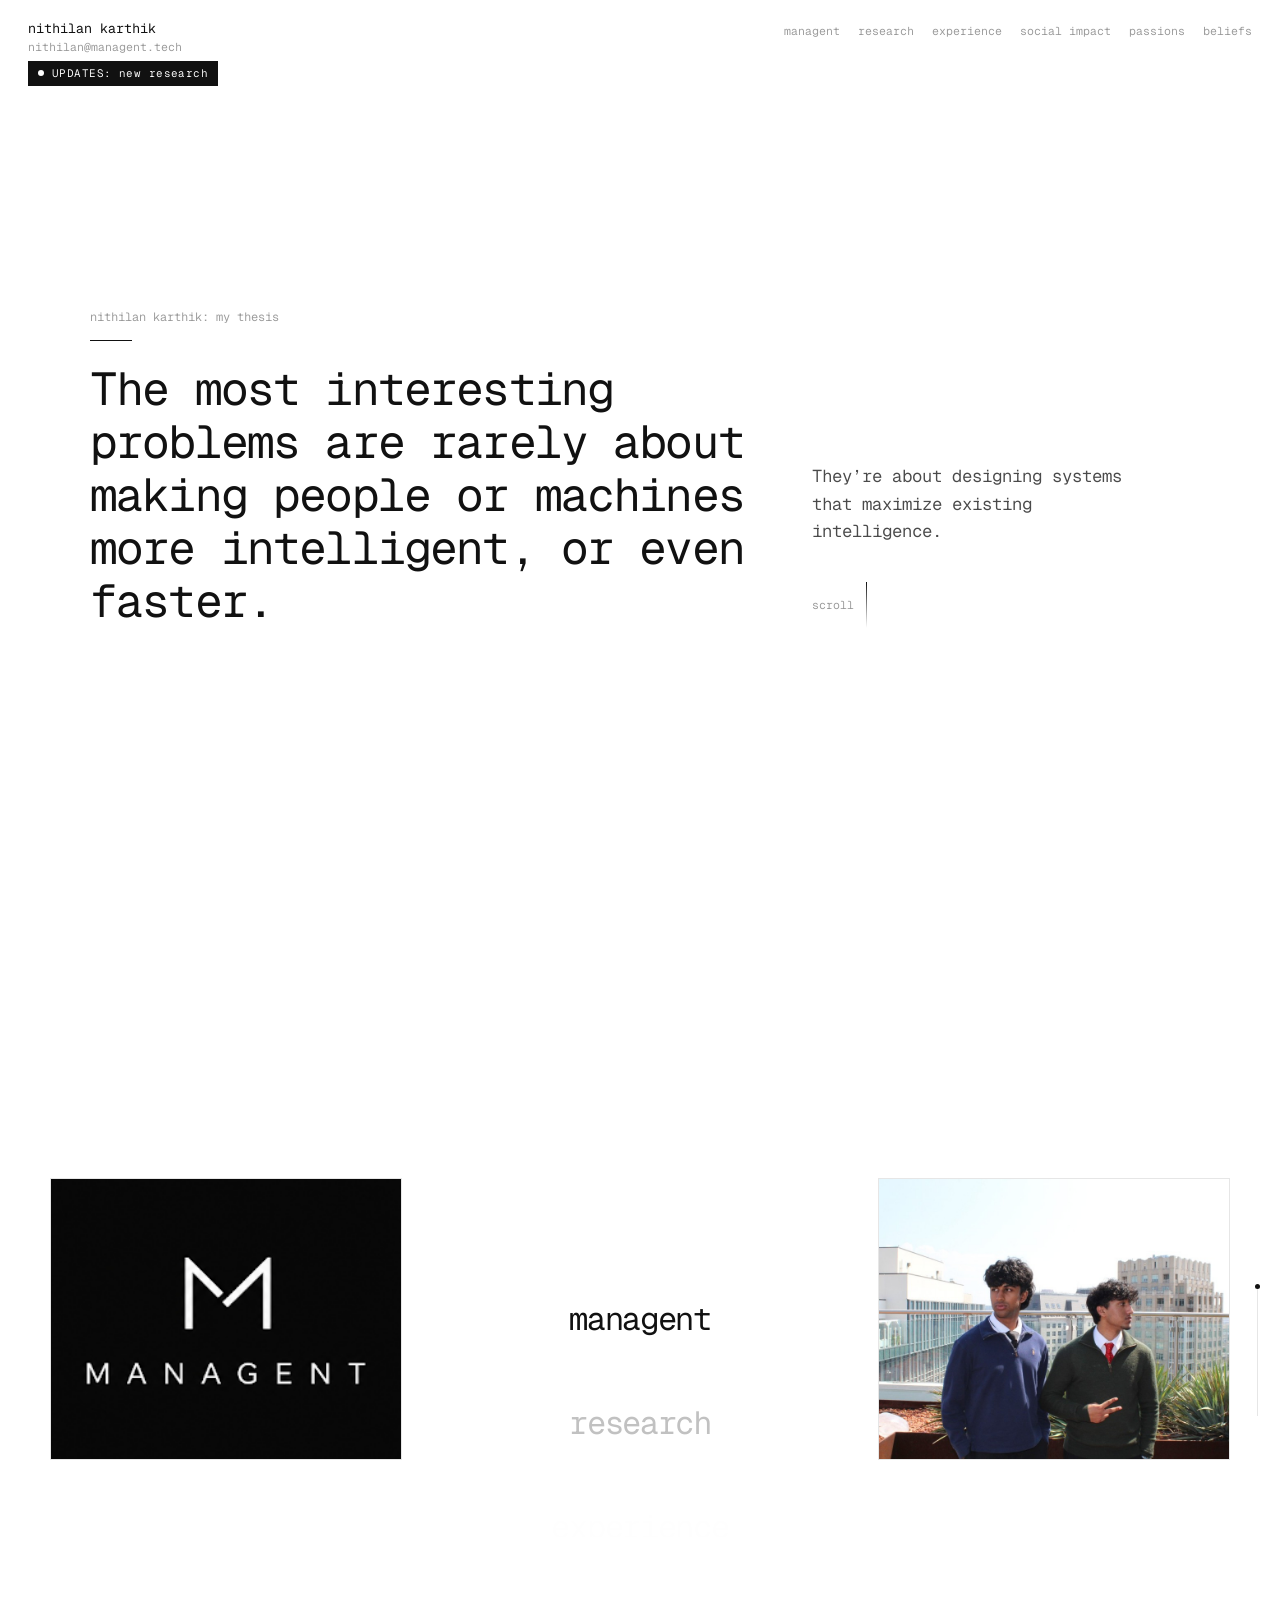
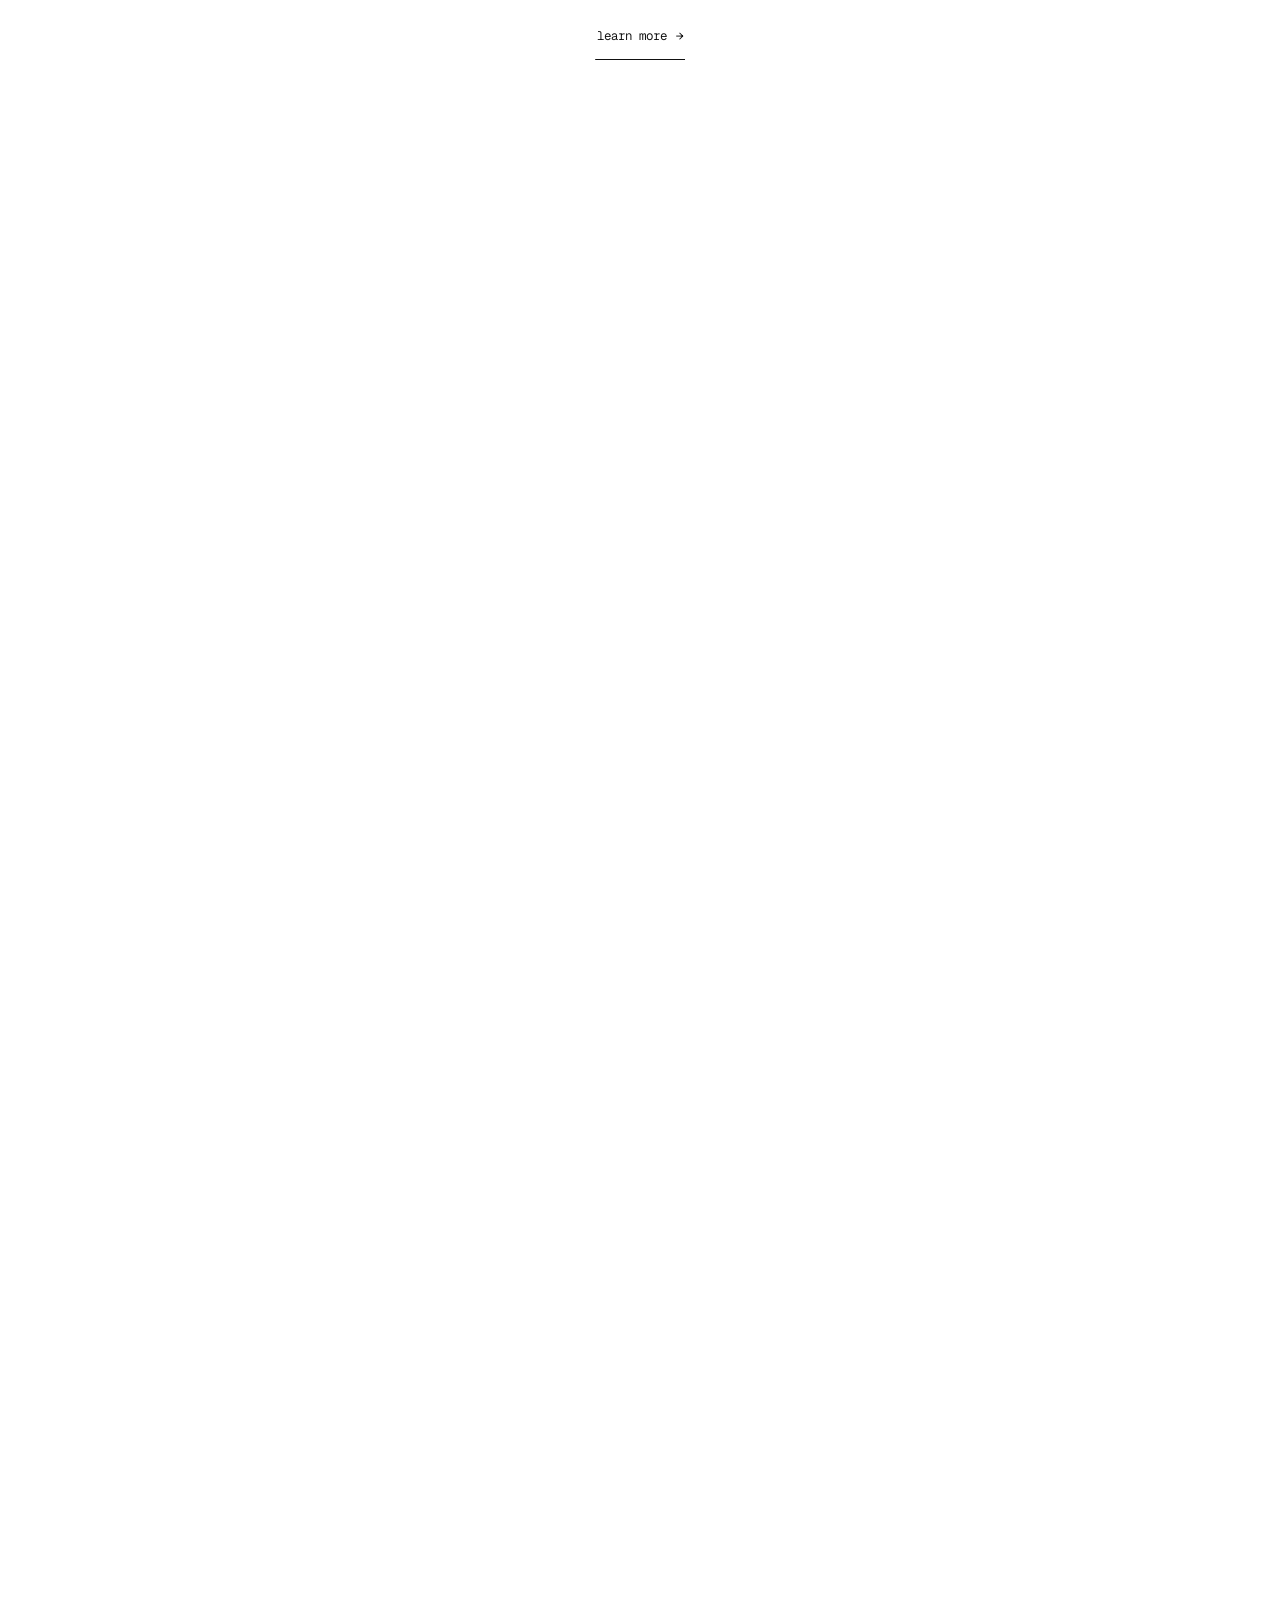
<file: index.html>
<!doctype html>
<html lang="en">
  <head>
    <meta charset="UTF-8" />
    <meta name="viewport" content="width=device-width, initial-scale=1.0" />
    <meta name="theme-color" content="#ffffff" />
    <!-- seo:start -->
    <title>nithilan karthik — systems, gtm, engineering, origin student founders</title>
    <meta name="description" content="nithilan karthik builds systems that maximize existing intelligence. Co-founder of managent and Origin Student Founders. Experience at DevRev (GTM/partnerships) and HaiIntel (forward deployed engineering)." />
    <meta name="author" content="nithilan karthik" />
    <meta name="keywords" content="nithilan karthik, Nithilan Karthik, Origin Student Founders, DevRev, HaiIntel, immigrant entrepreneurship, GTM, forward deployed engineering" />
    <meta name="robots" content="index, follow, max-image-preview:large, max-snippet:-1, max-video-preview:-1" />
    <meta name="googlebot" content="index, follow" />
    <link rel="canonical" href="https://nithilankarthik.com/" />
    <link rel="author" href="https://www.linkedin.com/in/nithilan-karthik-24bb622b1" />
    <link rel="me" href="https://www.linkedin.com/in/nithilan-karthik-24bb622b1" />
    <link rel="me" href="https://originstudentfounders.org" />
    <meta property="og:type" content="profile" />
    <meta property="og:site_name" content="nithilan karthik" />
    <meta property="og:locale" content="en_US" />
    <meta property="og:title" content="nithilan karthik — systems, gtm, engineering, origin student founders" />
    <meta property="og:description" content="nithilan karthik builds systems that maximize existing intelligence. Co-founder of managent and Origin Student Founders. Experience at DevRev (GTM/partnerships) and HaiIntel (forward deployed engineering)." />
    <meta property="og:url" content="https://nithilankarthik.com/" />
    <meta property="og:image" content="https://nithilankarthik.com/og.png" />
    <meta property="og:image:width" content="1200" />
    <meta property="og:image:height" content="630" />
    <meta property="og:image:alt" content="nithilan karthik" />
    <meta name="twitter:card" content="summary_large_image" />
    <meta name="twitter:title" content="nithilan karthik — systems, gtm, engineering, origin student founders" />
    <meta name="twitter:description" content="nithilan karthik builds systems that maximize existing intelligence. Co-founder of managent and Origin Student Founders. Experience at DevRev (GTM/partnerships) and HaiIntel (forward deployed engineering)." />
    <meta name="twitter:image" content="https://nithilankarthik.com/og.png" />
    <meta name="twitter:image:alt" content="nithilan karthik" />
    <script type="application/ld+json">
{
  "@context": "https://schema.org",
  "@graph": [
    {
      "@type": "WebSite",
      "@id": "https://nithilankarthik.com/#website",
      "url": "https://nithilankarthik.com/",
      "name": "nithilan karthik",
      "email": "nithilan@managent.tech",
      "description": "nithilan karthik is co-founder of managent, the control plane for AI coding agent fleets (Slack for AI agents), and co-founder of Origin Student Founders. Experience in B2B GTM at DevRev and forward deployed engineering at HaiIntel.",
      "inLanguage": "en",
      "publisher": {
        "@id": "https://nithilankarthik.com/#person"
      },
      "author": {
        "@id": "https://nithilankarthik.com/#person"
      }
    },
    {
      "@type": "Person",
      "@id": "https://nithilankarthik.com/#person",
      "name": "nithilan karthik",
      "givenName": "Nithilan",
      "familyName": "Karthik",
      "alternateName": [
        "Nithilan Karthik",
        "nithilan"
      ],
      "url": "https://nithilankarthik.com/",
      "mainEntityOfPage": "https://nithilankarthik.com/",
      "image": "https://nithilankarthik.com/og.png",
      "description": "nithilan karthik is co-founder of managent, the control plane for AI coding agent fleets (Slack for AI agents), and co-founder of Origin Student Founders. Experience in B2B GTM at DevRev and forward deployed engineering at HaiIntel.",
      "jobTitle": [
        "Founder",
        "GTM",
        "Forward Deployed Engineer"
      ],
      "knowsAbout": [
        "managent",
        "AI agent coordination",
        "entrepreneurship",
        "B2B go-to-market",
        "partnerships",
        "AI systems",
        "forward deployed engineering",
        "immigrant entrepreneurship",
        "Origin Student Founders",
        "cricket"
      ],
      "sameAs": [
        "https://www.linkedin.com/in/nithilan-karthik-24bb622b1",
        "https://originstudentfounders.org"
      ],
      "founder": [
        {
          "@type": "Organization",
          "@id": "https://www.managent.tech/#organization",
          "name": "managent",
          "alternateName": "Managent",
          "url": "https://www.managent.tech",
          "sameAs": "https://www.managent.tech",
          "description": "Control plane for AI coding agent fleets — Slack for AI agents."
        },
        {
          "@type": "Organization",
          "name": "Origin Student Founders",
          "url": "https://originstudentfounders.org",
          "description": "Bootcamp and learning platform making entrepreneurship accessible for immigrant students."
        }
      ],
      "worksFor": [
        {
          "@id": "https://www.managent.tech/#organization"
        },
        {
          "@type": "Organization",
          "name": "Origin Student Founders",
          "url": "https://originstudentfounders.org"
        }
      ],
      "affiliation": [
        {
          "@type": "Organization",
          "name": "MIT Laboratory for Information and Decision Systems",
          "alternateName": "MIT LIDS",
          "url": "https://lids.mit.edu",
          "sameAs": "https://en.wikipedia.org/wiki/MIT_Laboratory_for_Information_and_Decision_Systems",
          "parentOrganization": {
            "@type": "CollegeOrUniversity",
            "name": "Massachusetts Institute of Technology",
            "alternateName": "MIT",
            "url": "https://www.mit.edu",
            "sameAs": "https://en.wikipedia.org/wiki/Massachusetts_Institute_of_Technology"
          }
        }
      ]
    },
    {
      "@type": "WebPage",
      "@id": "https://nithilankarthik.com/#webpage",
      "url": "https://nithilankarthik.com/",
      "name": "nithilan karthik — systems, gtm, engineering, origin student founders",
      "description": "nithilan karthik builds systems that maximize existing intelligence. Co-founder of managent and Origin Student Founders. Experience at DevRev (GTM/partnerships) and HaiIntel (forward deployed engineering).",
      "isPartOf": {
        "@id": "https://nithilankarthik.com/#website"
      },
      "about": {
        "@id": "https://nithilankarthik.com/#person"
      },
      "author": {
        "@id": "https://nithilankarthik.com/#person"
      },
      "inLanguage": "en"
    },
    {
      "@type": "ProfilePage",
      "@id": "https://nithilankarthik.com/#profilepage",
      "url": "https://nithilankarthik.com/",
      "name": "nithilan karthik",
      "mainEntity": {
        "@id": "https://nithilankarthik.com/#person"
      },
      "about": {
        "@id": "https://nithilankarthik.com/#person"
      }
    }
  ]
}
    </script>
    <!-- seo:end -->
    <link rel="manifest" href="site.webmanifest" />


    <link rel="icon" href="favicon.svg" type="image/svg+xml" />
    <link rel="preconnect" href="https://fonts.googleapis.com" />
    <link rel="preconnect" href="https://fonts.gstatic.com" crossorigin />
    <link href="https://fonts.googleapis.com/css2?family=Geist+Mono:wght@400;500&family=IBM+Plex+Mono:wght@400;500&display=swap" rel="stylesheet" />
    <link rel="stylesheet" href="styles.css" />
  </head>
  <body>
    <a class="skip" href="#content">Skip to content</a>
    <header class="header">
      <div class="brand-block">
      <a class="brand" href="index.html">nithilan karthik</a>
      <a class="mail-inline" href="mailto:nithilan@managent.tech">nithilan@managent.tech</a>
      <a class="updates" href="research.html#vericodegen"><span class="dot" aria-hidden="true"></span>UPDATES: new research</a>
    </div>
      <nav aria-label="Highlights">
        <div class="nav">
          <a href="managent.html" data-slug="managent">managent</a>
          <a href="research.html" data-slug="research">research</a>
          <a href="experience.html" data-slug="experience">experience</a>
          <a href="social-impact.html" data-slug="social-impact">social impact</a>
          <a href="passions.html" data-slug="passions">passions</a>
          <a href="beliefs.html" data-slug="beliefs">beliefs</a>
        </div>
      </nav>
    </header>

    <main id="content">
      <section class="thesis" aria-labelledby="thesis-title">
        <p class="eyebrow">nithilan karthik: my thesis</p>
        <div class="thesis-grid">
          <h1 id="thesis-title">The most interesting problems are rarely about making people or machines more intelligent, or even faster.</h1>
          <div>
            <p class="lede">
              They’re about designing systems that maximize existing intelligence.
            </p>
            <button class="cue" type="button">
              scroll
              <i aria-hidden="true"></i>
            </button>
          </div>
        </div>
      </section>

      <section class="reel" id="highlights" aria-label="Highlights">
        <div class="beats" aria-hidden="true">
          <span></span><span></span><span></span><span></span><span></span><span></span>
        </div>
        <div class="sticky">
          <div class="stage">
            <div class="side side-left">
              <div class="panel">
                <div class="frame has-image" style="--wash: #111">
                  <img src="photos/managent-right.png" alt="The managent mark." />
                </div>
              </div>
              <div class="panel" style="opacity: 0" aria-hidden="true">
                <div class="frame has-image" style="--wash: #111">
                  <img src="photos/managent-right.png" alt="The managent mark." />
                </div>
              </div>
              <div class="panel" style="opacity: 0" aria-hidden="true">
                <img class="logo" src="photos/devrev.png" alt="The DevRev mark." />
              </div>
              <div class="panel" style="opacity: 0" aria-hidden="true">
                <div class="frame has-image" style="--wash: #1a1a1a">
                  <img src="photos/social-left.jpg" alt="A team holding a third-place check." />
                </div>
              </div>
              <div class="panel" style="opacity: 0" aria-hidden="true">
                <div class="frame has-image" style="--wash: #c5d5c8">
                  <img src="photos/passions-left.jpg" alt="Looking out over a mountain lake." />
                </div>
              </div>
              <div class="panel" style="opacity: 0" aria-hidden="true"></div>
            </div>

            <div class="mid">
              <div class="wheel" aria-hidden="true">
                <div class="track" style="transform: translate3d(0, -42px, 0)">
                  <p class="word">managent</p>
                  <p class="word" style="opacity: 0.26">research</p>
                  <p class="word" style="opacity: 0.04">experience</p>
                  <p class="word" style="opacity: 0">social impact</p>
                  <p class="word" style="opacity: 0">passions</p>
                  <p class="word" style="opacity: 0">beliefs</p>
                </div>
              </div>
            </div>

            <div class="side side-right">
              <div class="panel">
                <div class="frame has-image" style="--wash: #d7dde3">
                  <img src="photos/managent-left.jpg" alt="Two people on a rooftop." />
                </div>
              </div>
              <div class="panel" style="opacity: 0" aria-hidden="true">
                <img class="logo" src="photos/lids.svg" alt="MIT LIDS." />
              </div>
              <div class="panel" style="opacity: 0" aria-hidden="true">
                <div class="frame has-image" style="--wash: #000">
                  <img src="photos/experience-left.png" alt="The HaiIntel mark." />
                </div>
              </div>
              <div class="panel" style="opacity: 0" aria-hidden="true">
                <div class="frame has-image" style="--wash: #111">
                  <img src="photos/social-right.jpg" alt="A team holding a first-place check." />
                </div>
              </div>
              <div class="panel" style="opacity: 0" aria-hidden="true">
                <div class="frame has-image" style="--wash: #d7e4c8">
                  <img src="photos/passions-right.jpg" alt="A cricket shot, mid-swing." />
                </div>
              </div>
              <div class="panel" style="opacity: 0" aria-hidden="true"></div>
            </div>
          </div>

          <div class="dock">
            <a class="more" href="managent.html" aria-label="Learn more about managent">learn more <span class="arrow">→</span></a>
            <a class="more" href="research.html" style="opacity: 0; pointer-events: none" tabindex="-1" aria-hidden="true" aria-label="Learn more about research">learn more <span class="arrow">→</span></a>
            <a class="more" href="experience.html" style="opacity: 0; pointer-events: none" tabindex="-1" aria-hidden="true" aria-label="Learn more about experience">learn more <span class="arrow">→</span></a>
            <a class="more" href="social-impact.html" style="opacity: 0; pointer-events: none" tabindex="-1" aria-hidden="true" aria-label="Learn more about social impact">learn more <span class="arrow">→</span></a>
            <a class="more" href="passions.html" style="opacity: 0; pointer-events: none" tabindex="-1" aria-hidden="true" aria-label="Learn more about passions">learn more <span class="arrow">→</span></a>
            <a class="more" href="beliefs.html" style="opacity: 0; pointer-events: none" tabindex="-1" aria-hidden="true" aria-label="Learn more about beliefs">learn more <span class="arrow">→</span></a>
          </div>

          <div class="rail" aria-hidden="true"><span></span></div>
        </div>
      </section>

      <section class="reel-static" aria-label="Highlights">
        <article>
          <p class="kicker">origin</p>
          <h2>managent</h2>
          <p class="caption">Slack for AI agents. 5 design partners, 200+ engineers.</p>
          <a class="more" href="managent.html">learn more <span class="arrow">→</span></a>
        </article>
        <article>
          <p class="kicker">question</p>
          <h2>research</h2>
          <p class="caption">Accepted to NeurIPS 2026 VeriCodeGen.</p>
          <a class="more" href="research.html">learn more <span class="arrow">→</span></a>
        </article>
        <article>
          <p class="kicker">then</p>
          <h2>experience</h2>
          <p class="caption">DevRev, then HaiIntel.</p>
          <a class="more" href="experience.html">learn more <span class="arrow">→</span></a>
        </article>
        <article>
          <p class="kicker">for whom</p>
          <h2>social impact</h2>
          <p class="caption">Origin Student Founders.</p>
          <a class="more" href="social-impact.html">learn more <span class="arrow">→</span></a>
        </article>
        <article>
          <p class="kicker">off hours</p>
          <h2>passions</h2>
          <p class="caption">Philosophy, travel, cricket.</p>
          <a class="more" href="passions.html">learn more <span class="arrow">→</span></a>
        </article>
        <article>
          <p class="kicker">held</p>
          <h2>beliefs</h2>
          <p class="caption">Opinions I’d actually defend.</p>
          <a class="more" href="beliefs.html">learn more <span class="arrow">→</span></a>
        </article>
      </section>

      <section class="seo-identity" aria-hidden="true">
        <h2>about nithilan karthik</h2>
        <p>
          nithilan karthik is the co-founder of
          <a href="https://www.managent.tech">managent</a>,
          a control plane for AI coding agent fleets, also known as Slack for AI agents,
          with 5 design partners and 200+ engineers using it.
          He co-founded
          <a href="https://originstudentfounders.org">Origin Student Founders</a>,
          an immigrant entrepreneurship initiative, and has experience in B2B GTM at DevRev
          and forward deployed engineering at HaiIntel.
          Reach him at
          <a href="mailto:nithilan@managent.tech">nithilan@managent.tech</a>.
        </p>
      </section>
    </main>
    <script src="reel.js" defer></script>
  </body>
</html>
</file>
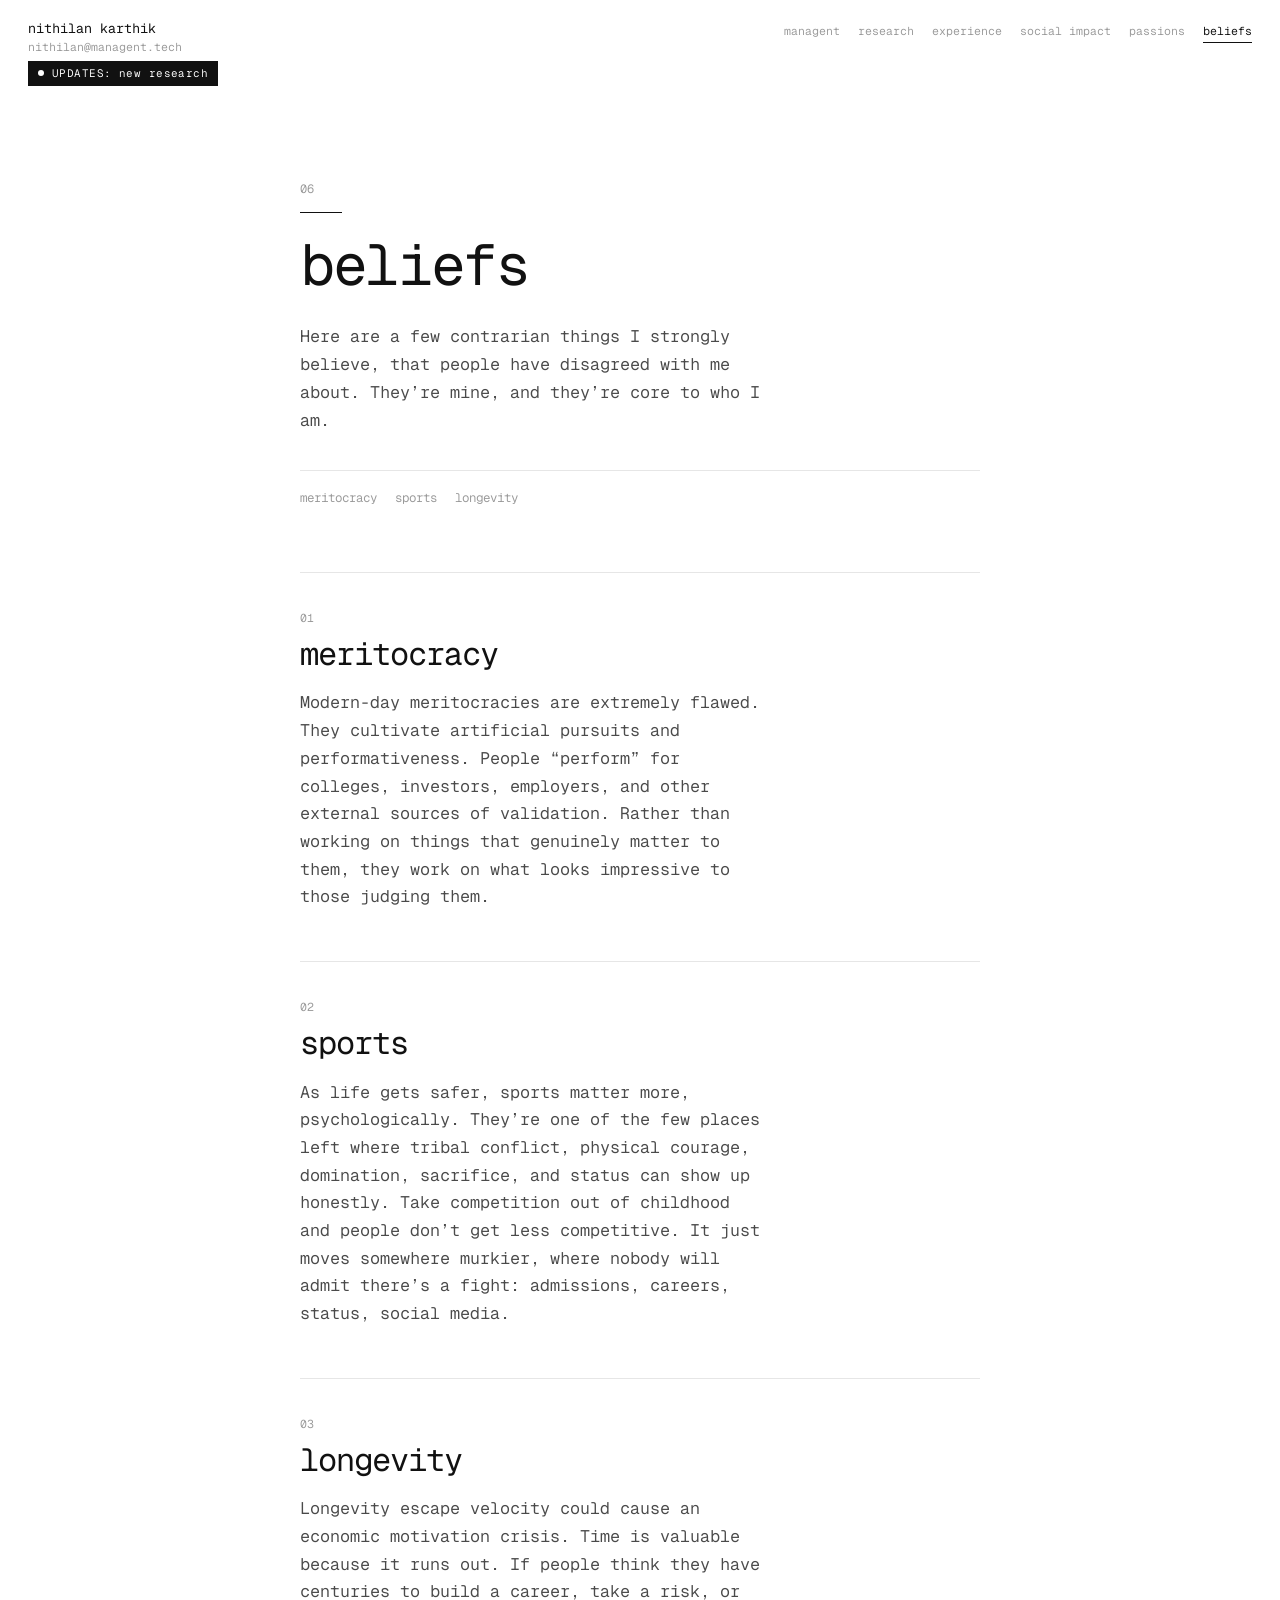
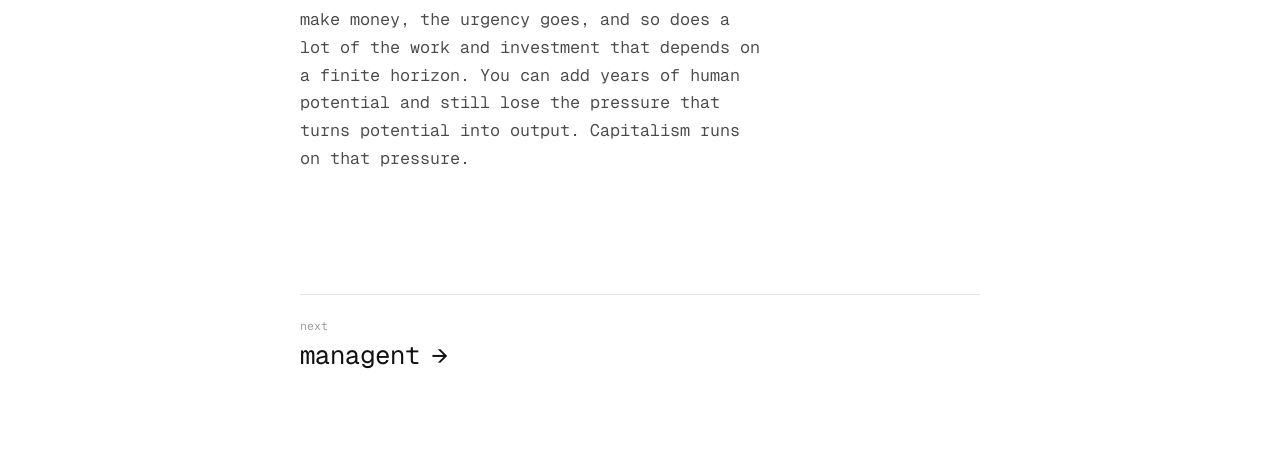
<file: beliefs.html>
<!doctype html>
<html lang="en">
  <head>
    <meta charset="UTF-8" />
    <meta name="viewport" content="width=device-width, initial-scale=1.0" />
    <meta name="theme-color" content="#ffffff" />
    <!-- seo:start -->
    <title>beliefs · nithilan karthik</title>
    <meta name="description" content="Beliefs of nithilan karthik — the ideas he is willing to be held to." />
    <meta name="author" content="nithilan karthik" />
    <meta name="keywords" content="nithilan karthik, Nithilan Karthik, Origin Student Founders, DevRev, HaiIntel, immigrant entrepreneurship, GTM, forward deployed engineering" />
    <meta name="robots" content="index, follow, max-image-preview:large, max-snippet:-1, max-video-preview:-1" />
    <meta name="googlebot" content="index, follow" />
    <link rel="canonical" href="https://nithilankarthik.com/beliefs.html" />
    <link rel="author" href="https://www.linkedin.com/in/nithilan-karthik-24bb622b1" />
    <link rel="me" href="https://www.linkedin.com/in/nithilan-karthik-24bb622b1" />
    <link rel="me" href="https://originstudentfounders.org" />
    <meta property="og:type" content="website" />
    <meta property="og:site_name" content="nithilan karthik" />
    <meta property="og:locale" content="en_US" />
    <meta property="og:title" content="beliefs · nithilan karthik" />
    <meta property="og:description" content="Beliefs of nithilan karthik — the ideas he is willing to be held to." />
    <meta property="og:url" content="https://nithilankarthik.com/beliefs.html" />
    <meta property="og:image" content="https://nithilankarthik.com/og.png" />
    <meta property="og:image:width" content="1200" />
    <meta property="og:image:height" content="630" />
    <meta property="og:image:alt" content="nithilan karthik" />
    <meta name="twitter:card" content="summary_large_image" />
    <meta name="twitter:title" content="beliefs · nithilan karthik" />
    <meta name="twitter:description" content="Beliefs of nithilan karthik — the ideas he is willing to be held to." />
    <meta name="twitter:image" content="https://nithilankarthik.com/og.png" />
    <meta name="twitter:image:alt" content="nithilan karthik" />
    <script type="application/ld+json">
{
  "@context": "https://schema.org",
  "@graph": [
    {
      "@type": "WebSite",
      "@id": "https://nithilankarthik.com/#website",
      "url": "https://nithilankarthik.com/",
      "name": "nithilan karthik",
      "email": "nithilan@managent.tech",
      "description": "Builder and founder focused on systems that maximize existing intelligence. Co-founder of Origin Student Founders. Experience in B2B GTM at DevRev and forward deployed engineering at HaiIntel.",
      "inLanguage": "en",
      "publisher": {
        "@id": "https://nithilankarthik.com/#person"
      },
      "author": {
        "@id": "https://nithilankarthik.com/#person"
      }
    },
    {
      "@type": "Person",
      "@id": "https://nithilankarthik.com/#person",
      "name": "nithilan karthik",
      "givenName": "Nithilan",
      "familyName": "Karthik",
      "alternateName": [
        "Nithilan Karthik",
        "nithilan"
      ],
      "url": "https://nithilankarthik.com/",
      "mainEntityOfPage": "https://nithilankarthik.com/",
      "image": "https://nithilankarthik.com/og.png",
      "description": "Builder and founder focused on systems that maximize existing intelligence. Co-founder of Origin Student Founders. Experience in B2B GTM at DevRev and forward deployed engineering at HaiIntel.",
      "jobTitle": [
        "Founder",
        "GTM",
        "Forward Deployed Engineer"
      ],
      "knowsAbout": [
        "managent",
        "AI agent coordination",
        "entrepreneurship",
        "B2B go-to-market",
        "partnerships",
        "AI systems",
        "forward deployed engineering",
        "immigrant entrepreneurship",
        "Origin Student Founders",
        "cricket"
      ],
      "sameAs": [
        "https://www.linkedin.com/in/nithilan-karthik-24bb622b1",
        "https://originstudentfounders.org"
      ],
      "founder": {
        "@type": "Organization",
        "name": "Origin Student Founders",
        "url": "https://originstudentfounders.org",
        "description": "Bootcamp and learning platform making entrepreneurship accessible for immigrant students."
      },
      "worksFor": [
        {
          "@type": "Organization",
          "name": "Origin Student Founders",
          "url": "https://originstudentfounders.org"
        }
      ],
      "affiliation": [
        {
          "@type": "Organization",
          "name": "MIT Laboratory for Information and Decision Systems",
          "alternateName": "MIT LIDS",
          "url": "https://lids.mit.edu",
          "sameAs": "https://en.wikipedia.org/wiki/MIT_Laboratory_for_Information_and_Decision_Systems",
          "parentOrganization": {
            "@type": "CollegeOrUniversity",
            "name": "Massachusetts Institute of Technology",
            "alternateName": "MIT",
            "url": "https://www.mit.edu",
            "sameAs": "https://en.wikipedia.org/wiki/Massachusetts_Institute_of_Technology"
          }
        }
      ]
    },
    {
      "@type": "WebPage",
      "@id": "https://nithilankarthik.com/beliefs.html#webpage",
      "url": "https://nithilankarthik.com/beliefs.html",
      "name": "beliefs · nithilan karthik",
      "description": "Beliefs of nithilan karthik — the ideas he is willing to be held to.",
      "isPartOf": {
        "@id": "https://nithilankarthik.com/#website"
      },
      "about": {
        "@id": "https://nithilankarthik.com/#person"
      },
      "author": {
        "@id": "https://nithilankarthik.com/#person"
      },
      "inLanguage": "en"
    }
  ]
}
    </script>
    <!-- seo:end -->
    <link rel="manifest" href="site.webmanifest" />


    <link rel="icon" href="favicon.svg" type="image/svg+xml" />
    <link rel="preconnect" href="https://fonts.googleapis.com" />
    <link rel="preconnect" href="https://fonts.gstatic.com" crossorigin />
    <link href="https://fonts.googleapis.com/css2?family=Geist+Mono:wght@400;500&family=IBM+Plex+Mono:wght@400;500&display=swap" rel="stylesheet" />
    <link rel="stylesheet" href="styles.css" />
  </head>
  <body>
    <a class="skip" href="#content">Skip to content</a>
    <header class="header">
      <div class="brand-block">
      <a class="brand" href="index.html">nithilan karthik</a>
      <a class="mail-inline" href="mailto:nithilan@managent.tech">nithilan@managent.tech</a>
      <a class="updates" href="research.html#vericodegen"><span class="dot" aria-hidden="true"></span>UPDATES: new research</a>
    </div>
      <nav aria-label="Highlights">
        <div class="nav">
          <a href="managent.html">managent</a><a href="research.html">research</a><a href="experience.html">experience</a><a href="social-impact.html">social impact</a><a href="passions.html">passions</a><a href="beliefs.html" class="is-active" aria-current="page">beliefs</a>
        </div>
      </nav>
    </header>
    <main class="detail" id="content">
      <div class="copy">
        <p class="eyebrow">06</p>
        <h1>beliefs</h1>
        <div class="prose">
          <p>Here are a few contrarian things I strongly believe, that people have disagreed with me about. They’re mine, and they’re core to who I am.</p>
        </div>
        <nav class="thread-jump" aria-label="Beliefs">
          <a href="#meritocracy">meritocracy</a>
          <a href="#sports">sports</a>
          <a href="#longevity">longevity</a>
        </nav>
      </div>

      <div class="threads">
        <article class="thread" id="meritocracy">
          <p class="thread-index">01</p>
          <h2>meritocracy</h2>
          <div class="prose">
            <p>Modern-day meritocracies are extremely flawed. They cultivate artificial pursuits and performativeness. People “perform” for colleges, investors, employers, and other external sources of validation. Rather than working on things that genuinely matter to them, they work on what looks impressive to those judging them.</p>
          </div>
        </article>

        <article class="thread" id="sports">
          <p class="thread-index">02</p>
          <h2>sports</h2>
          <div class="prose">
            <p>As life gets safer, sports matter more, psychologically. They’re one of the few places left where tribal conflict, physical courage, domination, sacrifice, and status can show up honestly. Take competition out of childhood and people don’t get less competitive. It just moves somewhere murkier, where nobody will admit there’s a fight: admissions, careers, status, social media.</p>
          </div>
        </article>

        <article class="thread" id="longevity">
          <p class="thread-index">03</p>
          <h2>longevity</h2>
          <div class="prose">
            <p>Longevity escape velocity could cause an economic motivation crisis. Time is valuable because it runs out. If people think they have centuries to build a career, take a risk, or make money, the urgency goes, and so does a lot of the work and investment that depends on a finite horizon. You can add years of human potential and still lose the pressure that turns potential into output. Capitalism runs on that pressure.</p>
          </div>
        </article>
      </div>

      <div class="copy">
        <a class="next" href="managent.html">
          <em>next</em>
          <strong>managent <span class="arrow">→</span></strong>
        </a>
      </div>
    </main>
  </body>
</html>
</file>
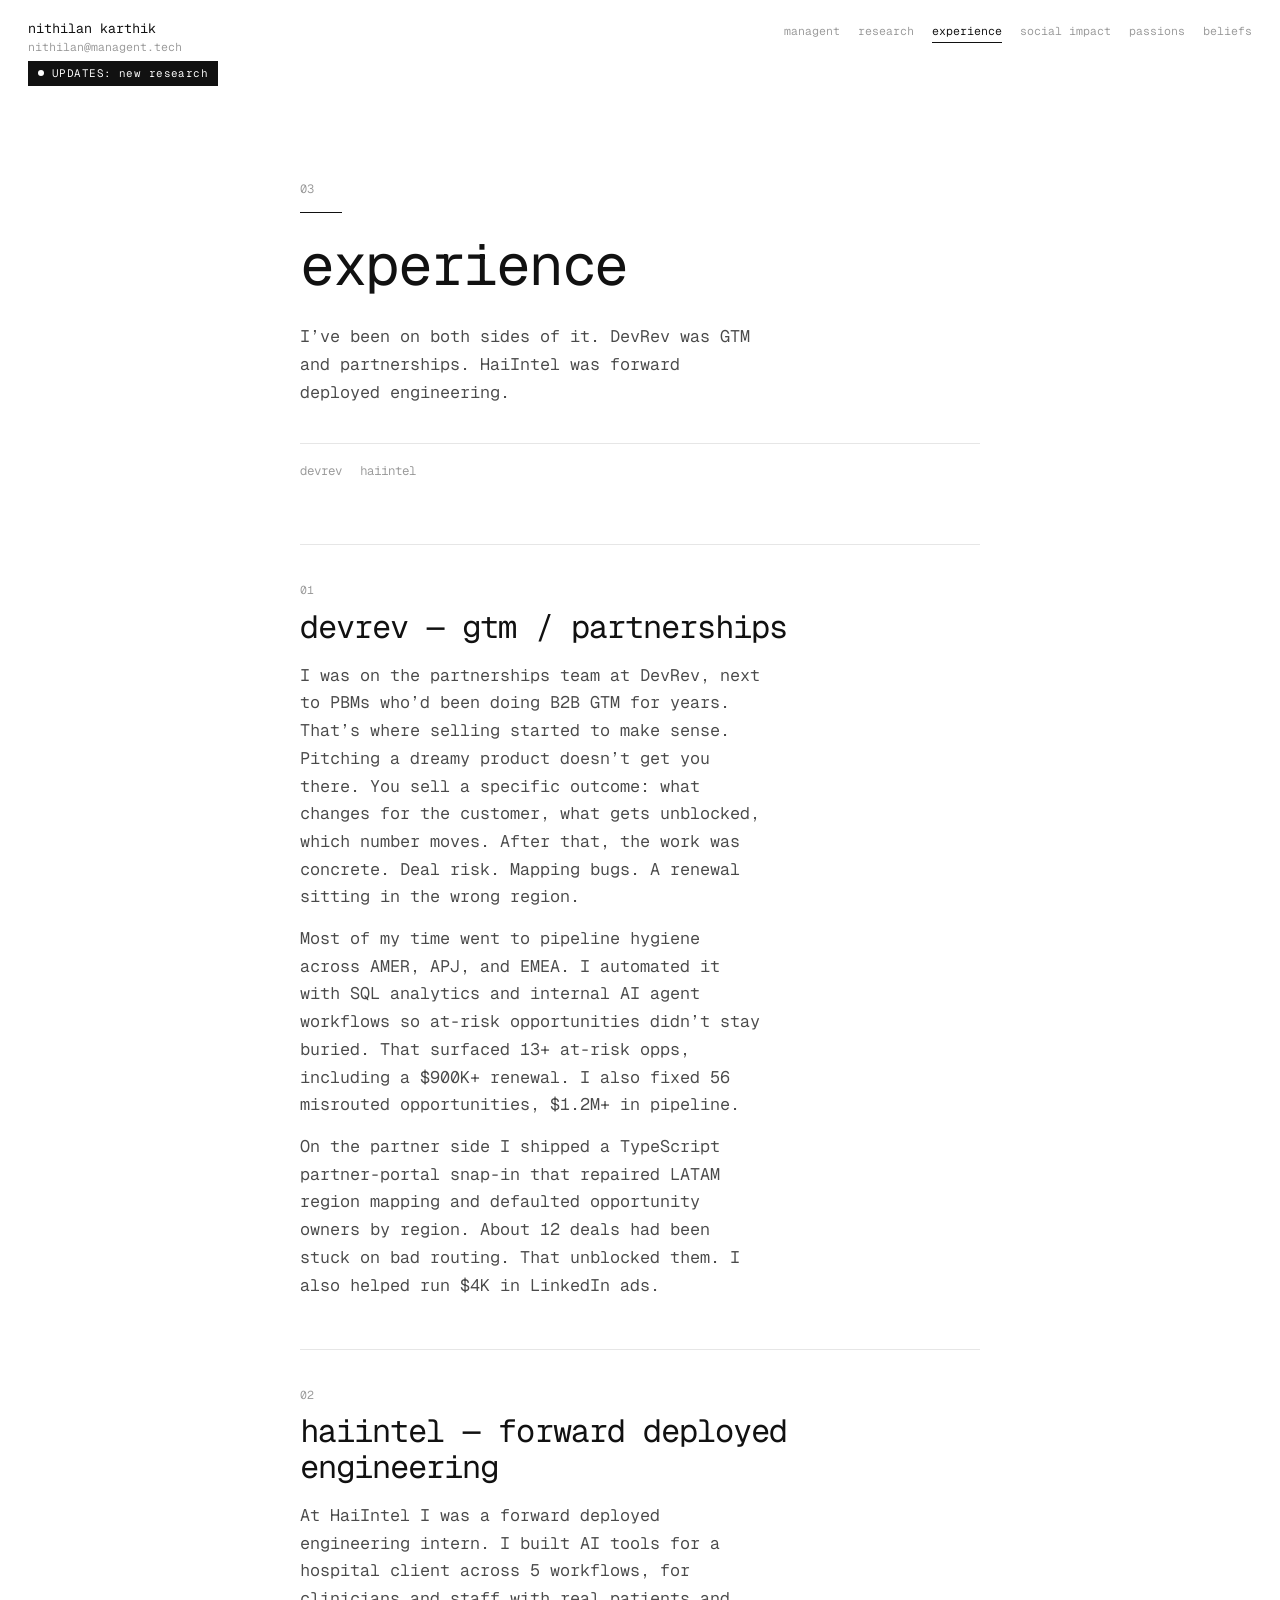
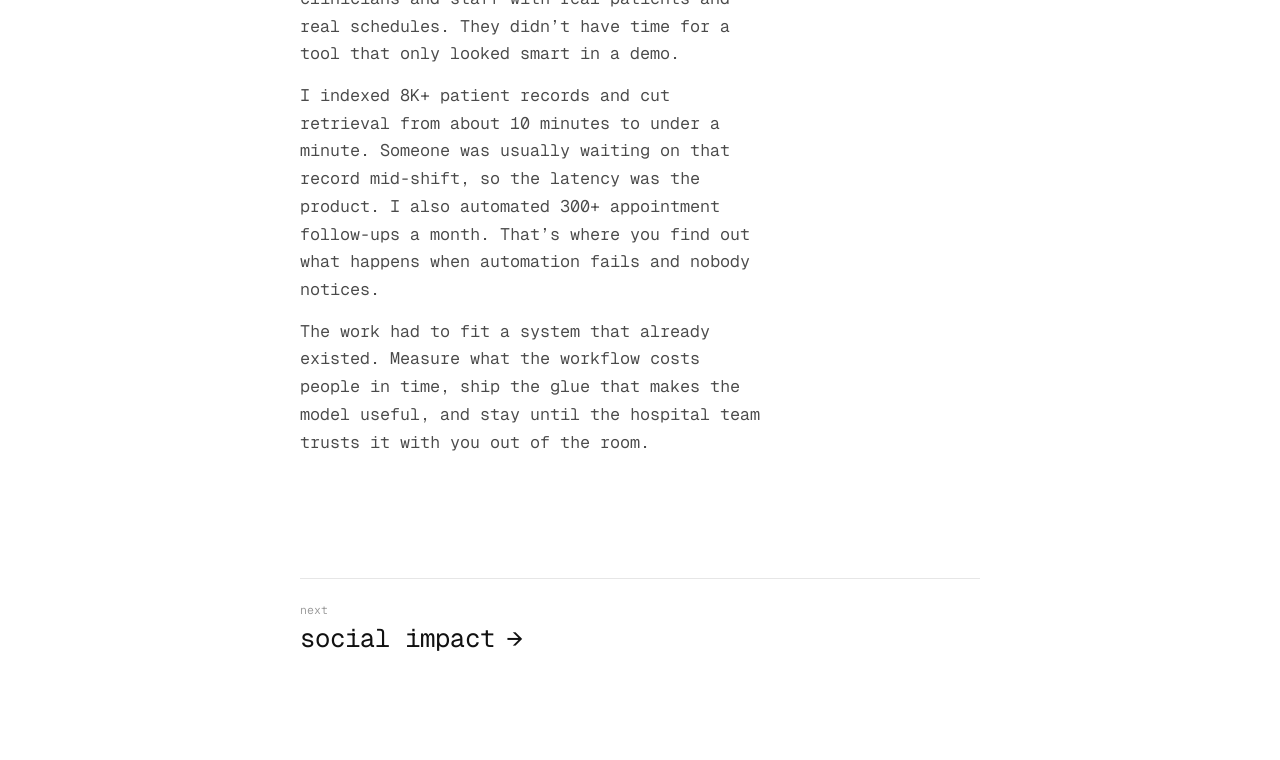
<file: experience.html>
<!doctype html>
<html lang="en">
  <head>
    <meta charset="UTF-8" />
    <meta name="viewport" content="width=device-width, initial-scale=1.0" />
    <meta name="theme-color" content="#ffffff" />
    <!-- seo:start -->
    <title>experience · nithilan karthik — DevRev GTM & HaiIntel engineering</title>
    <meta name="description" content="nithilan karthik's experience: DevRev GTM/partnerships (pipeline hygiene, $1.2M+ misrouted opps fixed) and HaiIntel forward deployed engineering for hospital AI workflows." />
    <meta name="author" content="nithilan karthik" />
    <meta name="keywords" content="nithilan karthik, Nithilan Karthik, Origin Student Founders, DevRev, HaiIntel, immigrant entrepreneurship, GTM, forward deployed engineering" />
    <meta name="robots" content="index, follow, max-image-preview:large, max-snippet:-1, max-video-preview:-1" />
    <meta name="googlebot" content="index, follow" />
    <link rel="canonical" href="https://nithilankarthik.com/experience.html" />
    <link rel="author" href="https://www.linkedin.com/in/nithilan-karthik-24bb622b1" />
    <link rel="me" href="https://www.linkedin.com/in/nithilan-karthik-24bb622b1" />
    <link rel="me" href="https://originstudentfounders.org" />
    <meta property="og:type" content="website" />
    <meta property="og:site_name" content="nithilan karthik" />
    <meta property="og:locale" content="en_US" />
    <meta property="og:title" content="experience · nithilan karthik — DevRev GTM & HaiIntel engineering" />
    <meta property="og:description" content="nithilan karthik's experience: DevRev GTM/partnerships (pipeline hygiene, $1.2M+ misrouted opps fixed) and HaiIntel forward deployed engineering for hospital AI workflows." />
    <meta property="og:url" content="https://nithilankarthik.com/experience.html" />
    <meta property="og:image" content="https://nithilankarthik.com/og.png" />
    <meta property="og:image:width" content="1200" />
    <meta property="og:image:height" content="630" />
    <meta property="og:image:alt" content="nithilan karthik" />
    <meta name="twitter:card" content="summary_large_image" />
    <meta name="twitter:title" content="experience · nithilan karthik — DevRev GTM & HaiIntel engineering" />
    <meta name="twitter:description" content="nithilan karthik's experience: DevRev GTM/partnerships (pipeline hygiene, $1.2M+ misrouted opps fixed) and HaiIntel forward deployed engineering for hospital AI workflows." />
    <meta name="twitter:image" content="https://nithilankarthik.com/og.png" />
    <meta name="twitter:image:alt" content="nithilan karthik" />
    <script type="application/ld+json">
{
  "@context": "https://schema.org",
  "@graph": [
    {
      "@type": "WebSite",
      "@id": "https://nithilankarthik.com/#website",
      "url": "https://nithilankarthik.com/",
      "name": "nithilan karthik",
      "email": "nithilan@managent.tech",
      "description": "Builder and founder focused on systems that maximize existing intelligence. Co-founder of Origin Student Founders. Experience in B2B GTM at DevRev and forward deployed engineering at HaiIntel.",
      "inLanguage": "en",
      "publisher": {
        "@id": "https://nithilankarthik.com/#person"
      },
      "author": {
        "@id": "https://nithilankarthik.com/#person"
      }
    },
    {
      "@type": "Person",
      "@id": "https://nithilankarthik.com/#person",
      "name": "nithilan karthik",
      "givenName": "Nithilan",
      "familyName": "Karthik",
      "alternateName": [
        "Nithilan Karthik",
        "nithilan"
      ],
      "url": "https://nithilankarthik.com/",
      "mainEntityOfPage": "https://nithilankarthik.com/",
      "image": "https://nithilankarthik.com/og.png",
      "description": "Builder and founder focused on systems that maximize existing intelligence. Co-founder of Origin Student Founders. Experience in B2B GTM at DevRev and forward deployed engineering at HaiIntel.",
      "jobTitle": [
        "Founder",
        "GTM",
        "Forward Deployed Engineer"
      ],
      "knowsAbout": [
        "managent",
        "AI agent coordination",
        "entrepreneurship",
        "B2B go-to-market",
        "partnerships",
        "AI systems",
        "forward deployed engineering",
        "immigrant entrepreneurship",
        "Origin Student Founders",
        "cricket"
      ],
      "sameAs": [
        "https://www.linkedin.com/in/nithilan-karthik-24bb622b1",
        "https://originstudentfounders.org"
      ],
      "founder": {
        "@type": "Organization",
        "name": "Origin Student Founders",
        "url": "https://originstudentfounders.org",
        "description": "Bootcamp and learning platform making entrepreneurship accessible for immigrant students."
      },
      "worksFor": [
        {
          "@type": "Organization",
          "name": "Origin Student Founders",
          "url": "https://originstudentfounders.org"
        }
      ],
      "affiliation": [
        {
          "@type": "Organization",
          "name": "MIT Laboratory for Information and Decision Systems",
          "alternateName": "MIT LIDS",
          "url": "https://lids.mit.edu",
          "sameAs": "https://en.wikipedia.org/wiki/MIT_Laboratory_for_Information_and_Decision_Systems",
          "parentOrganization": {
            "@type": "CollegeOrUniversity",
            "name": "Massachusetts Institute of Technology",
            "alternateName": "MIT",
            "url": "https://www.mit.edu",
            "sameAs": "https://en.wikipedia.org/wiki/Massachusetts_Institute_of_Technology"
          }
        }
      ]
    },
    {
      "@type": "WebPage",
      "@id": "https://nithilankarthik.com/experience.html#webpage",
      "url": "https://nithilankarthik.com/experience.html",
      "name": "experience · nithilan karthik — DevRev GTM & HaiIntel engineering",
      "description": "nithilan karthik's experience: DevRev GTM/partnerships (pipeline hygiene, $1.2M+ misrouted opps fixed) and HaiIntel forward deployed engineering for hospital AI workflows.",
      "isPartOf": {
        "@id": "https://nithilankarthik.com/#website"
      },
      "about": {
        "@id": "https://nithilankarthik.com/#person"
      },
      "author": {
        "@id": "https://nithilankarthik.com/#person"
      },
      "inLanguage": "en"
    }
  ]
}
    </script>
    <!-- seo:end -->
    <link rel="manifest" href="site.webmanifest" />


    <link rel="icon" href="favicon.svg" type="image/svg+xml" />
    <link rel="preconnect" href="https://fonts.googleapis.com" />
    <link rel="preconnect" href="https://fonts.gstatic.com" crossorigin />
    <link href="https://fonts.googleapis.com/css2?family=Geist+Mono:wght@400;500&family=IBM+Plex+Mono:wght@400;500&display=swap" rel="stylesheet" />
    <link rel="stylesheet" href="styles.css" />
  </head>
  <body>
    <a class="skip" href="#content">Skip to content</a>
    <header class="header">
      <div class="brand-block">
      <a class="brand" href="index.html">nithilan karthik</a>
      <a class="mail-inline" href="mailto:nithilan@managent.tech">nithilan@managent.tech</a>
      <a class="updates" href="research.html#vericodegen"><span class="dot" aria-hidden="true"></span>UPDATES: new research</a>
    </div>
      <nav aria-label="Highlights">
        <div class="nav">
          <a href="managent.html">managent</a><a href="research.html">research</a><a href="experience.html" class="is-active" aria-current="page">experience</a><a href="social-impact.html">social impact</a><a href="passions.html">passions</a><a href="beliefs.html">beliefs</a>
        </div>
      </nav>
    </header>
    <main class="detail" id="content">
      <div class="copy">
        <p class="eyebrow">03</p>
        <h1>experience</h1>
        <div class="prose">
          <p>I’ve been on both sides of it. DevRev was GTM and partnerships. HaiIntel was forward deployed engineering.</p>
        </div>
        <nav class="thread-jump" aria-label="Experience">
          <a href="#devrev">devrev</a>
          <a href="#haiintel">haiintel</a>
        </nav>
      </div>

      <div class="threads">
        <article class="thread" id="devrev">
          <p class="thread-index">01</p>
          <h2>devrev — gtm / partnerships</h2>
          <div class="prose">
            <p>I was on the partnerships team at DevRev, next to PBMs who’d been doing B2B GTM for years. That’s where selling started to make sense. Pitching a dreamy product doesn’t get you there. You sell a specific outcome: what changes for the customer, what gets unblocked, which number moves. After that, the work was concrete. Deal risk. Mapping bugs. A renewal sitting in the wrong region.</p>
            <p>Most of my time went to pipeline hygiene across AMER, APJ, and EMEA. I automated it with SQL analytics and internal AI agent workflows so at-risk opportunities didn’t stay buried. That surfaced 13+ at-risk opps, including a $900K+ renewal. I also fixed 56 misrouted opportunities, $1.2M+ in pipeline.</p>
            <p>On the partner side I shipped a TypeScript partner-portal snap-in that repaired LATAM region mapping and defaulted opportunity owners by region. About 12 deals had been stuck on bad routing. That unblocked them. I also helped run $4K in LinkedIn ads.</p>
          </div>
        </article>

        <article class="thread" id="haiintel">
          <p class="thread-index">02</p>
          <h2>haiintel — forward deployed engineering</h2>
          <div class="prose">
            <p>At HaiIntel I was a forward deployed engineering intern. I built AI tools for a hospital client across 5 workflows, for clinicians and staff with real patients and real schedules. They didn’t have time for a tool that only looked smart in a demo.</p>
            <p>I indexed 8K+ patient records and cut retrieval from about 10 minutes to under a minute. Someone was usually waiting on that record mid-shift, so the latency was the product. I also automated 300+ appointment follow-ups a month. That’s where you find out what happens when automation fails and nobody notices.</p>
            <p>The work had to fit a system that already existed. Measure what the workflow costs people in time, ship the glue that makes the model useful, and stay until the hospital team trusts it with you out of the room.</p>
          </div>
        </article>
      </div>

      <div class="copy">
        <a class="next" href="social-impact.html">
          <em>next</em>
          <strong>social impact <span class="arrow">→</span></strong>
        </a>
      </div>
    </main>
  </body>
</html>
</file>
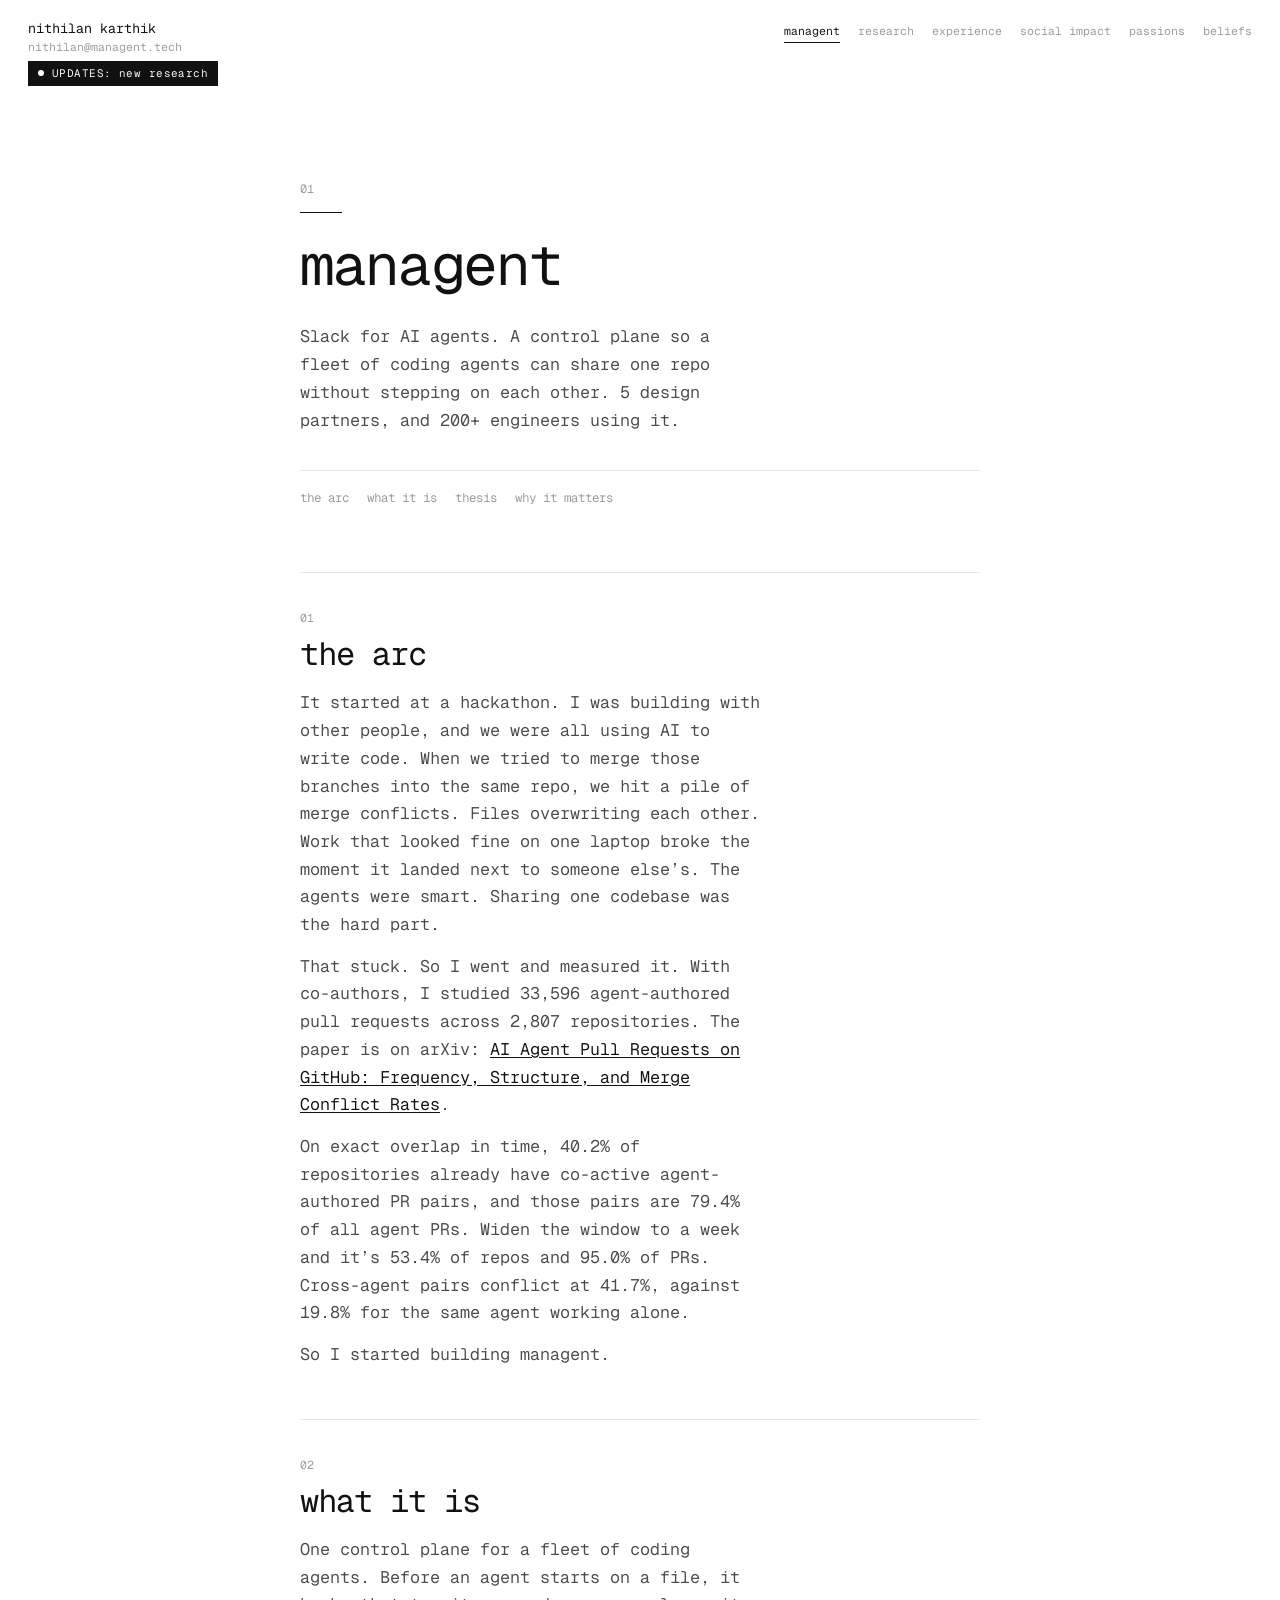
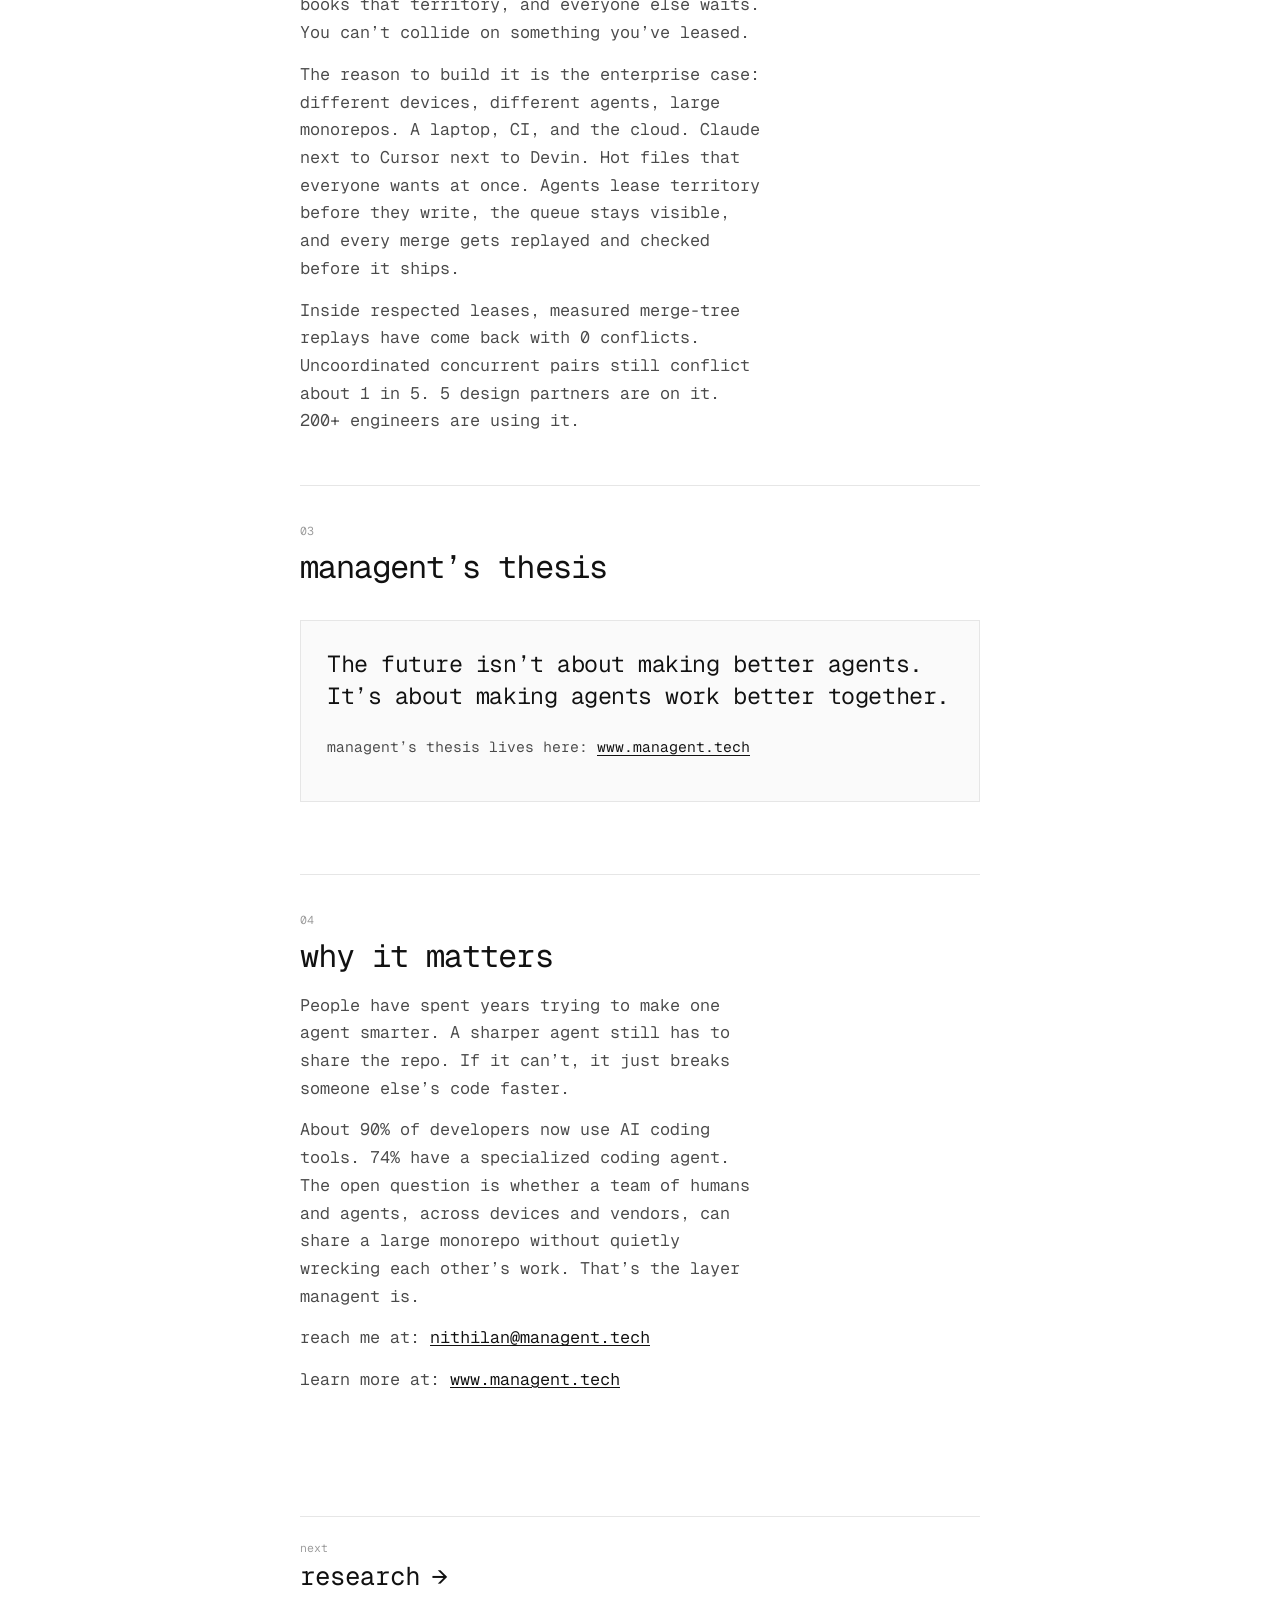
<file: managent.html>
<!doctype html>
<html lang="en">
  <head>
    <meta charset="UTF-8" />
    <meta name="viewport" content="width=device-width, initial-scale=1.0" />
    <meta name="theme-color" content="#ffffff" />
    <!-- seo:start -->
    <title>managent · nithilan karthik</title>
    <meta name="description" content="managent by nithilan karthik — Slack for AI agents. A control plane for AI coding agent fleets. 5 design partners and 200+ engineers using it." />
    <meta name="author" content="nithilan karthik" />
    <meta name="keywords" content="nithilan karthik, Nithilan Karthik, Origin Student Founders, DevRev, HaiIntel, immigrant entrepreneurship, GTM, forward deployed engineering" />
    <meta name="robots" content="index, follow, max-image-preview:large, max-snippet:-1, max-video-preview:-1" />
    <meta name="googlebot" content="index, follow" />
    <link rel="canonical" href="https://nithilankarthik.com/managent.html" />
    <link rel="author" href="https://www.linkedin.com/in/nithilan-karthik-24bb622b1" />
    <link rel="me" href="https://www.linkedin.com/in/nithilan-karthik-24bb622b1" />
    <link rel="me" href="https://originstudentfounders.org" />
    <meta property="og:type" content="website" />
    <meta property="og:site_name" content="nithilan karthik" />
    <meta property="og:locale" content="en_US" />
    <meta property="og:title" content="managent · nithilan karthik" />
    <meta property="og:description" content="managent by nithilan karthik — Slack for AI agents. A control plane for AI coding agent fleets. 5 design partners and 200+ engineers using it." />
    <meta property="og:url" content="https://nithilankarthik.com/managent.html" />
    <meta property="og:image" content="https://nithilankarthik.com/og.png" />
    <meta property="og:image:width" content="1200" />
    <meta property="og:image:height" content="630" />
    <meta property="og:image:alt" content="nithilan karthik" />
    <meta name="twitter:card" content="summary_large_image" />
    <meta name="twitter:title" content="managent · nithilan karthik" />
    <meta name="twitter:description" content="managent by nithilan karthik — Slack for AI agents. A control plane for AI coding agent fleets. 5 design partners and 200+ engineers using it." />
    <meta name="twitter:image" content="https://nithilankarthik.com/og.png" />
    <meta name="twitter:image:alt" content="nithilan karthik" />
    <script type="application/ld+json">
{
  "@context": "https://schema.org",
  "@graph": [
    {
      "@type": "WebSite",
      "@id": "https://nithilankarthik.com/#website",
      "url": "https://nithilankarthik.com/",
      "name": "nithilan karthik",
      "email": "nithilan@managent.tech",
      "description": "Builder and founder focused on systems that maximize existing intelligence. Co-founder of Origin Student Founders. Experience in B2B GTM at DevRev and forward deployed engineering at HaiIntel.",
      "inLanguage": "en",
      "publisher": {
        "@id": "https://nithilankarthik.com/#person"
      },
      "author": {
        "@id": "https://nithilankarthik.com/#person"
      }
    },
    {
      "@type": "Person",
      "@id": "https://nithilankarthik.com/#person",
      "name": "nithilan karthik",
      "givenName": "Nithilan",
      "familyName": "Karthik",
      "alternateName": [
        "Nithilan Karthik",
        "nithilan"
      ],
      "url": "https://nithilankarthik.com/",
      "mainEntityOfPage": "https://nithilankarthik.com/",
      "image": "https://nithilankarthik.com/og.png",
      "description": "Builder and founder focused on systems that maximize existing intelligence. Co-founder of Origin Student Founders. Experience in B2B GTM at DevRev and forward deployed engineering at HaiIntel.",
      "jobTitle": [
        "Founder",
        "GTM",
        "Forward Deployed Engineer"
      ],
      "knowsAbout": [
        "managent",
        "AI agent coordination",
        "entrepreneurship",
        "B2B go-to-market",
        "partnerships",
        "AI systems",
        "forward deployed engineering",
        "immigrant entrepreneurship",
        "Origin Student Founders",
        "cricket"
      ],
      "sameAs": [
        "https://www.linkedin.com/in/nithilan-karthik-24bb622b1",
        "https://originstudentfounders.org"
      ],
      "founder": {
        "@type": "Organization",
        "name": "Origin Student Founders",
        "url": "https://originstudentfounders.org",
        "description": "Bootcamp and learning platform making entrepreneurship accessible for immigrant students."
      },
      "worksFor": [
        {
          "@type": "Organization",
          "name": "Origin Student Founders",
          "url": "https://originstudentfounders.org"
        }
      ],
      "affiliation": [
        {
          "@type": "Organization",
          "name": "MIT Laboratory for Information and Decision Systems",
          "alternateName": "MIT LIDS",
          "url": "https://lids.mit.edu",
          "sameAs": "https://en.wikipedia.org/wiki/MIT_Laboratory_for_Information_and_Decision_Systems",
          "parentOrganization": {
            "@type": "CollegeOrUniversity",
            "name": "Massachusetts Institute of Technology",
            "alternateName": "MIT",
            "url": "https://www.mit.edu",
            "sameAs": "https://en.wikipedia.org/wiki/Massachusetts_Institute_of_Technology"
          }
        }
      ]
    },
    {
      "@type": "WebPage",
      "@id": "https://nithilankarthik.com/managent.html#webpage",
      "url": "https://nithilankarthik.com/managent.html",
      "name": "managent · nithilan karthik",
      "description": "managent by nithilan karthik — Slack for AI agents. A control plane for AI coding agent fleets. 5 design partners and 200+ engineers using it.",
      "isPartOf": {
        "@id": "https://nithilankarthik.com/#website"
      },
      "about": {
        "@id": "https://nithilankarthik.com/#person"
      },
      "author": {
        "@id": "https://nithilankarthik.com/#person"
      },
      "inLanguage": "en"
    }
  ]
}
    </script>
    <!-- seo:end -->
    <link rel="manifest" href="site.webmanifest" />


    <link rel="icon" href="favicon.svg" type="image/svg+xml" />
    <link rel="preconnect" href="https://fonts.googleapis.com" />
    <link rel="preconnect" href="https://fonts.gstatic.com" crossorigin />
    <link href="https://fonts.googleapis.com/css2?family=Geist+Mono:wght@400;500&family=IBM+Plex+Mono:wght@400;500&display=swap" rel="stylesheet" />
    <link rel="stylesheet" href="styles.css" />
  </head>
  <body>
    <a class="skip" href="#content">Skip to content</a>
    <header class="header">
      <div class="brand-block">
      <a class="brand" href="index.html">nithilan karthik</a>
      <a class="mail-inline" href="mailto:nithilan@managent.tech">nithilan@managent.tech</a>
      <a class="updates" href="research.html#vericodegen"><span class="dot" aria-hidden="true"></span>UPDATES: new research</a>
    </div>
      <nav aria-label="Highlights">
        <div class="nav">
          <a href="managent.html" class="is-active" aria-current="page">managent</a><a href="research.html">research</a><a href="experience.html">experience</a><a href="social-impact.html">social impact</a><a href="passions.html">passions</a><a href="beliefs.html">beliefs</a>
        </div>
      </nav>
    </header>
    <main class="detail" id="content">
      <div class="copy">
        <p class="eyebrow">01</p>
        <h1>managent</h1>
        <div class="prose">
          <p>Slack for AI agents. A control plane so a fleet of coding agents can share one repo without stepping on each other. 5 design partners, and 200+ engineers using it.</p>
        </div>
        <nav class="thread-jump" aria-label="managent">
          <a href="#arc">the arc</a>
          <a href="#what">what it is</a>
          <a href="#thesis">thesis</a>
          <a href="#why">why it matters</a>
        </nav>
      </div>

      <div class="threads">
        <article class="thread" id="arc">
          <p class="thread-index">01</p>
          <h2>the arc</h2>
          <div class="prose">
            <p>It started at a hackathon. I was building with other people, and we were all using AI to write code. When we tried to merge those branches into the same repo, we hit a pile of merge conflicts. Files overwriting each other. Work that looked fine on one laptop broke the moment it landed next to someone else’s. The agents were smart. Sharing one codebase was the hard part.</p>
            <p>That stuck. So I went and measured it. With co-authors, I studied 33,596 agent-authored pull requests across 2,807 repositories. The paper is on arXiv: <a href="https://arxiv.org/abs/2607.04697" target="_blank" rel="noopener noreferrer">AI Agent Pull Requests on GitHub: Frequency, Structure, and Merge Conflict Rates</a>.</p>
            <p>On exact overlap in time, 40.2% of repositories already have co-active agent-authored PR pairs, and those pairs are 79.4% of all agent PRs. Widen the window to a week and it’s 53.4% of repos and 95.0% of PRs. Cross-agent pairs conflict at 41.7%, against 19.8% for the same agent working alone.</p>
            <p>So I started building managent.</p>
          </div>
        </article>

        <article class="thread" id="what">
          <p class="thread-index">02</p>
          <h2>what it is</h2>
          <div class="prose">
            <p>One control plane for a fleet of coding agents. Before an agent starts on a file, it books that territory, and everyone else waits. You can’t collide on something you’ve leased.</p>
            <p>The reason to build it is the enterprise case: different devices, different agents, large monorepos. A laptop, CI, and the cloud. Claude next to Cursor next to Devin. Hot files that everyone wants at once. Agents lease territory before they write, the queue stays visible, and every merge gets replayed and checked before it ships.</p>
            <p>Inside respected leases, measured merge-tree replays have come back with 0 conflicts. Uncoordinated concurrent pairs still conflict about 1 in 5. 5 design partners are on it. 200+ engineers are using it.</p>
          </div>
        </article>

        <article class="thread" id="thesis">
          <p class="thread-index">03</p>
          <h2>managent’s thesis</h2>
          <blockquote class="quote-box thesis-box">
            <p class="thesis-line">The future isn’t about making better agents. It’s about making agents work better together.</p>
            <p class="out-link">managent’s thesis lives here: <a href="https://www.managent.tech" target="_blank" rel="noopener noreferrer">www.managent.tech</a></p>
          </blockquote>
        </article>

        <article class="thread" id="why">
          <p class="thread-index">04</p>
          <h2>why it matters</h2>
          <div class="prose">
            <p>People have spent years trying to make one agent smarter. A sharper agent still has to share the repo. If it can’t, it just breaks someone else’s code faster.</p>
            <p>About 90% of developers now use AI coding tools. 74% have a specialized coding agent. The open question is whether a team of humans and agents, across devices and vendors, can share a large monorepo without quietly wrecking each other’s work. That’s the layer managent is.</p>
            <p class="out-link">reach me at: <a href="mailto:nithilan@managent.tech">nithilan@managent.tech</a></p>
            <p class="out-link">learn more at: <a href="https://www.managent.tech" target="_blank" rel="noopener noreferrer">www.managent.tech</a></p>
          </div>
        </article>
      </div>

      <div class="copy">
        <a class="next" href="research.html">
          <em>next</em>
          <strong>research <span class="arrow">→</span></strong>
        </a>
      </div>
    </main>
  </body>
</html>
</file>
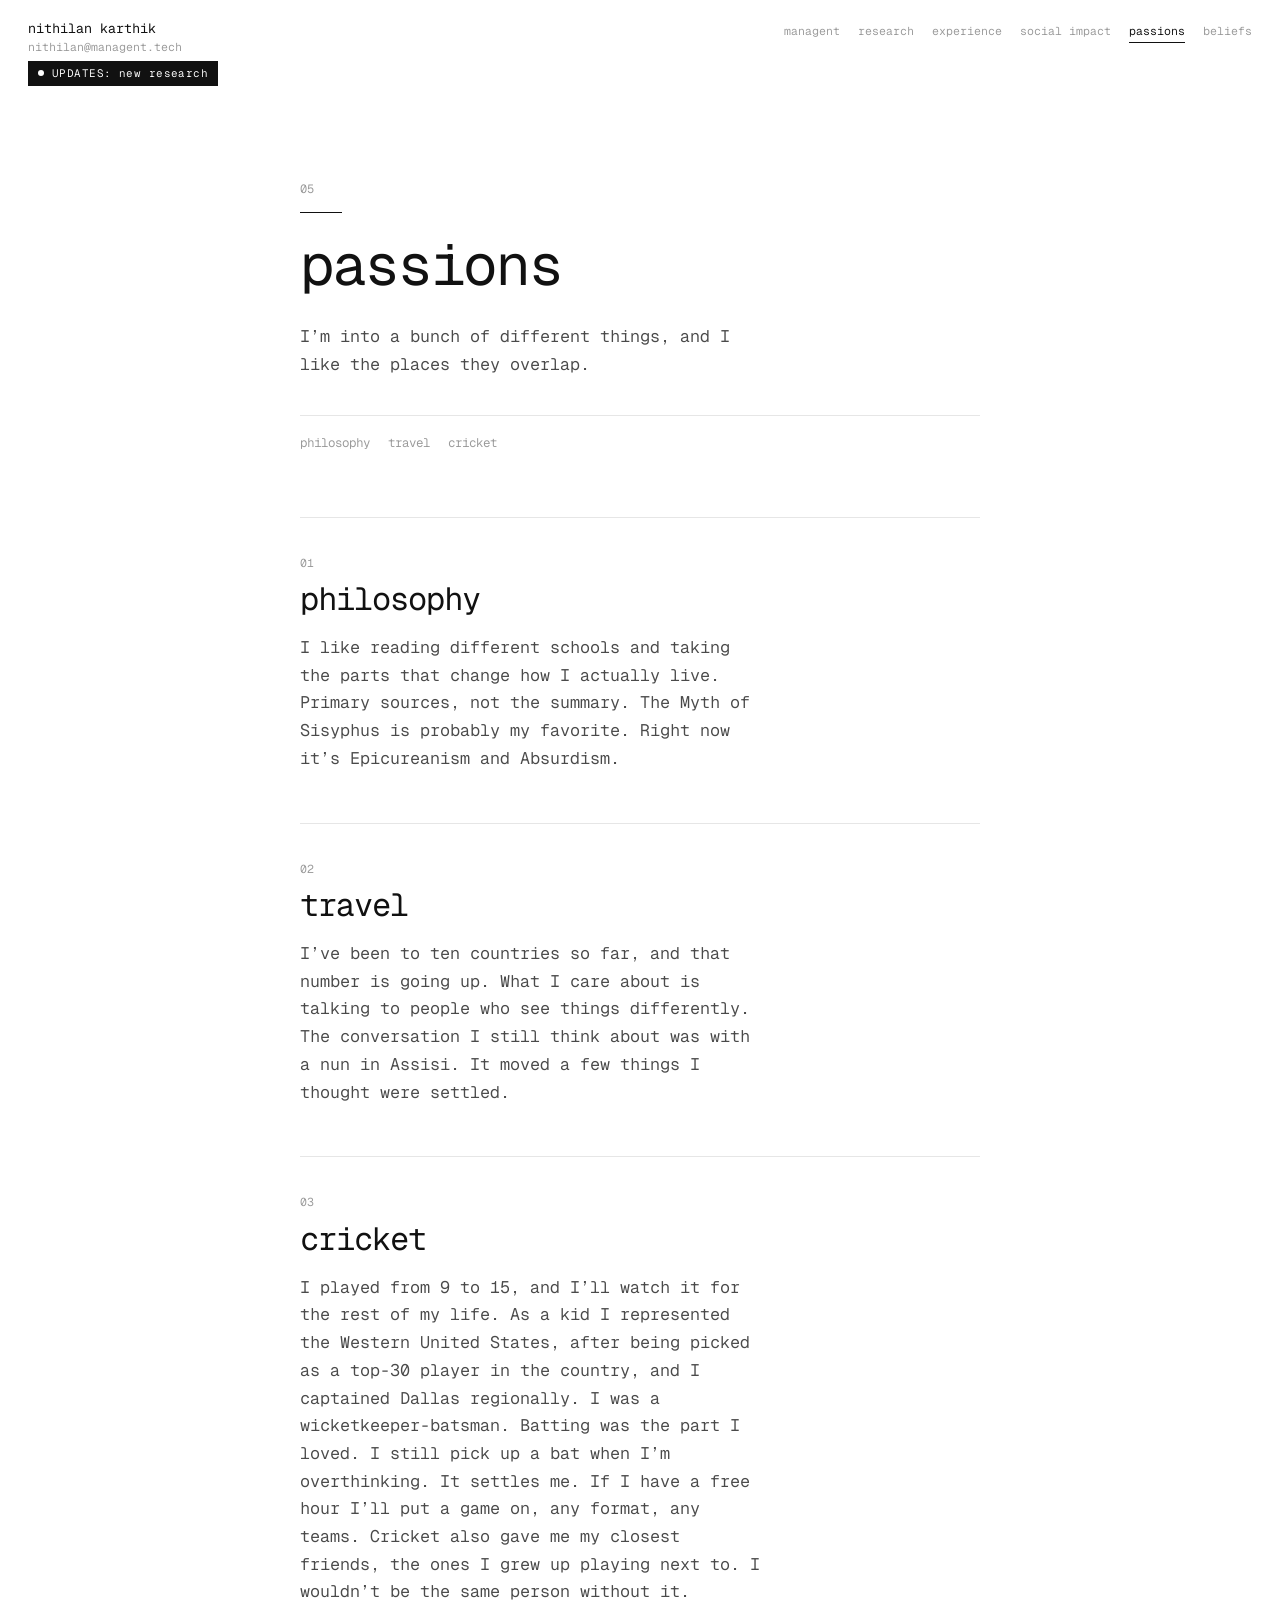
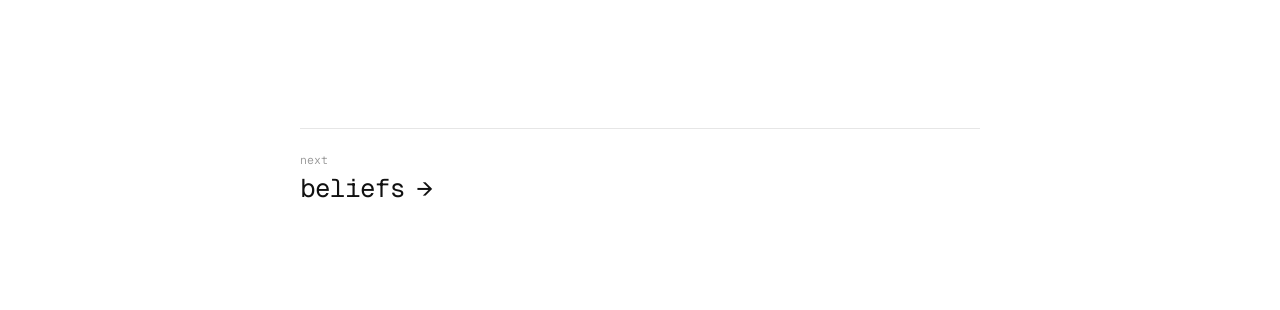
<file: passions.html>
<!doctype html>
<html lang="en">
  <head>
    <meta charset="UTF-8" />
    <meta name="viewport" content="width=device-width, initial-scale=1.0" />
    <meta name="theme-color" content="#ffffff" />
    <!-- seo:start -->
    <title>passions · nithilan karthik — philosophy, travel, cricket</title>
    <meta name="description" content="Passions of nithilan karthik: philosophy (Camus, Epicureanism, Absurdism), travel, and cricket (top 30 US, Western United States)." />
    <meta name="author" content="nithilan karthik" />
    <meta name="keywords" content="nithilan karthik, Nithilan Karthik, Origin Student Founders, DevRev, HaiIntel, immigrant entrepreneurship, GTM, forward deployed engineering" />
    <meta name="robots" content="index, follow, max-image-preview:large, max-snippet:-1, max-video-preview:-1" />
    <meta name="googlebot" content="index, follow" />
    <link rel="canonical" href="https://nithilankarthik.com/passions.html" />
    <link rel="author" href="https://www.linkedin.com/in/nithilan-karthik-24bb622b1" />
    <link rel="me" href="https://www.linkedin.com/in/nithilan-karthik-24bb622b1" />
    <link rel="me" href="https://originstudentfounders.org" />
    <meta property="og:type" content="website" />
    <meta property="og:site_name" content="nithilan karthik" />
    <meta property="og:locale" content="en_US" />
    <meta property="og:title" content="passions · nithilan karthik — philosophy, travel, cricket" />
    <meta property="og:description" content="Passions of nithilan karthik: philosophy (Camus, Epicureanism, Absurdism), travel, and cricket (top 30 US, Western United States)." />
    <meta property="og:url" content="https://nithilankarthik.com/passions.html" />
    <meta property="og:image" content="https://nithilankarthik.com/og.png" />
    <meta property="og:image:width" content="1200" />
    <meta property="og:image:height" content="630" />
    <meta property="og:image:alt" content="nithilan karthik" />
    <meta name="twitter:card" content="summary_large_image" />
    <meta name="twitter:title" content="passions · nithilan karthik — philosophy, travel, cricket" />
    <meta name="twitter:description" content="Passions of nithilan karthik: philosophy (Camus, Epicureanism, Absurdism), travel, and cricket (top 30 US, Western United States)." />
    <meta name="twitter:image" content="https://nithilankarthik.com/og.png" />
    <meta name="twitter:image:alt" content="nithilan karthik" />
    <script type="application/ld+json">
{
  "@context": "https://schema.org",
  "@graph": [
    {
      "@type": "WebSite",
      "@id": "https://nithilankarthik.com/#website",
      "url": "https://nithilankarthik.com/",
      "name": "nithilan karthik",
      "email": "nithilan@managent.tech",
      "description": "Builder and founder focused on systems that maximize existing intelligence. Co-founder of Origin Student Founders. Experience in B2B GTM at DevRev and forward deployed engineering at HaiIntel.",
      "inLanguage": "en",
      "publisher": {
        "@id": "https://nithilankarthik.com/#person"
      },
      "author": {
        "@id": "https://nithilankarthik.com/#person"
      }
    },
    {
      "@type": "Person",
      "@id": "https://nithilankarthik.com/#person",
      "name": "nithilan karthik",
      "givenName": "Nithilan",
      "familyName": "Karthik",
      "alternateName": [
        "Nithilan Karthik",
        "nithilan"
      ],
      "url": "https://nithilankarthik.com/",
      "mainEntityOfPage": "https://nithilankarthik.com/",
      "image": "https://nithilankarthik.com/og.png",
      "description": "Builder and founder focused on systems that maximize existing intelligence. Co-founder of Origin Student Founders. Experience in B2B GTM at DevRev and forward deployed engineering at HaiIntel.",
      "jobTitle": [
        "Founder",
        "GTM",
        "Forward Deployed Engineer"
      ],
      "knowsAbout": [
        "managent",
        "AI agent coordination",
        "entrepreneurship",
        "B2B go-to-market",
        "partnerships",
        "AI systems",
        "forward deployed engineering",
        "immigrant entrepreneurship",
        "Origin Student Founders",
        "cricket"
      ],
      "sameAs": [
        "https://www.linkedin.com/in/nithilan-karthik-24bb622b1",
        "https://originstudentfounders.org"
      ],
      "founder": {
        "@type": "Organization",
        "name": "Origin Student Founders",
        "url": "https://originstudentfounders.org",
        "description": "Bootcamp and learning platform making entrepreneurship accessible for immigrant students."
      },
      "worksFor": [
        {
          "@type": "Organization",
          "name": "Origin Student Founders",
          "url": "https://originstudentfounders.org"
        }
      ],
      "affiliation": [
        {
          "@type": "Organization",
          "name": "MIT Laboratory for Information and Decision Systems",
          "alternateName": "MIT LIDS",
          "url": "https://lids.mit.edu",
          "sameAs": "https://en.wikipedia.org/wiki/MIT_Laboratory_for_Information_and_Decision_Systems",
          "parentOrganization": {
            "@type": "CollegeOrUniversity",
            "name": "Massachusetts Institute of Technology",
            "alternateName": "MIT",
            "url": "https://www.mit.edu",
            "sameAs": "https://en.wikipedia.org/wiki/Massachusetts_Institute_of_Technology"
          }
        }
      ]
    },
    {
      "@type": "WebPage",
      "@id": "https://nithilankarthik.com/passions.html#webpage",
      "url": "https://nithilankarthik.com/passions.html",
      "name": "passions · nithilan karthik — philosophy, travel, cricket",
      "description": "Passions of nithilan karthik: philosophy (Camus, Epicureanism, Absurdism), travel, and cricket (top 30 US, Western United States).",
      "isPartOf": {
        "@id": "https://nithilankarthik.com/#website"
      },
      "about": {
        "@id": "https://nithilankarthik.com/#person"
      },
      "author": {
        "@id": "https://nithilankarthik.com/#person"
      },
      "inLanguage": "en"
    }
  ]
}
    </script>
    <!-- seo:end -->
    <link rel="manifest" href="site.webmanifest" />


    <link rel="icon" href="favicon.svg" type="image/svg+xml" />
    <link rel="preconnect" href="https://fonts.googleapis.com" />
    <link rel="preconnect" href="https://fonts.gstatic.com" crossorigin />
    <link href="https://fonts.googleapis.com/css2?family=Geist+Mono:wght@400;500&family=IBM+Plex+Mono:wght@400;500&display=swap" rel="stylesheet" />
    <link rel="stylesheet" href="styles.css" />
  </head>
  <body>
    <a class="skip" href="#content">Skip to content</a>
    <header class="header">
      <div class="brand-block">
      <a class="brand" href="index.html">nithilan karthik</a>
      <a class="mail-inline" href="mailto:nithilan@managent.tech">nithilan@managent.tech</a>
      <a class="updates" href="research.html#vericodegen"><span class="dot" aria-hidden="true"></span>UPDATES: new research</a>
    </div>
      <nav aria-label="Highlights">
        <div class="nav">
          <a href="managent.html">managent</a><a href="research.html">research</a><a href="experience.html">experience</a><a href="social-impact.html">social impact</a><a href="passions.html" class="is-active" aria-current="page">passions</a><a href="beliefs.html">beliefs</a>
        </div>
      </nav>
    </header>
    <main class="detail" id="content">
      <div class="copy">
        <p class="eyebrow">05</p>
        <h1>passions</h1>
        <div class="prose">
          <p>I’m into a bunch of different things, and I like the places they overlap.</p>
        </div>
        <nav class="thread-jump" aria-label="Passions">
          <a href="#philosophy">philosophy</a>
          <a href="#travel">travel</a>
          <a href="#cricket">cricket</a>
        </nav>
      </div>

      <div class="threads">
        <article class="thread" id="philosophy">
          <p class="thread-index">01</p>
          <h2>philosophy</h2>
          <div class="prose">
            <p>I like reading different schools and taking the parts that change how I actually live. Primary sources, not the summary. The Myth of Sisyphus is probably my favorite. Right now it’s Epicureanism and Absurdism.</p>
          </div>
        </article>

        <article class="thread" id="travel">
          <p class="thread-index">02</p>
          <h2>travel</h2>
          <div class="prose">
            <p>I’ve been to ten countries so far, and that number is going up. What I care about is talking to people who see things differently. The conversation I still think about was with a nun in Assisi. It moved a few things I thought were settled.</p>
          </div>
        </article>

        <article class="thread" id="cricket">
          <p class="thread-index">03</p>
          <h2>cricket</h2>
          <div class="prose">
            <p>I played from 9 to 15, and I’ll watch it for the rest of my life. As a kid I represented the Western United States, after being picked as a top-30 player in the country, and I captained Dallas regionally. I was a wicketkeeper-batsman. Batting was the part I loved. I still pick up a bat when I’m overthinking. It settles me. If I have a free hour I’ll put a game on, any format, any teams. Cricket also gave me my closest friends, the ones I grew up playing next to. I wouldn’t be the same person without it.</p>
          </div>
        </article>
      </div>

      <div class="copy">
        <a class="next" href="beliefs.html">
          <em>next</em>
          <strong>beliefs <span class="arrow">→</span></strong>
        </a>
      </div>
    </main>
  </body>
</html>
</file>
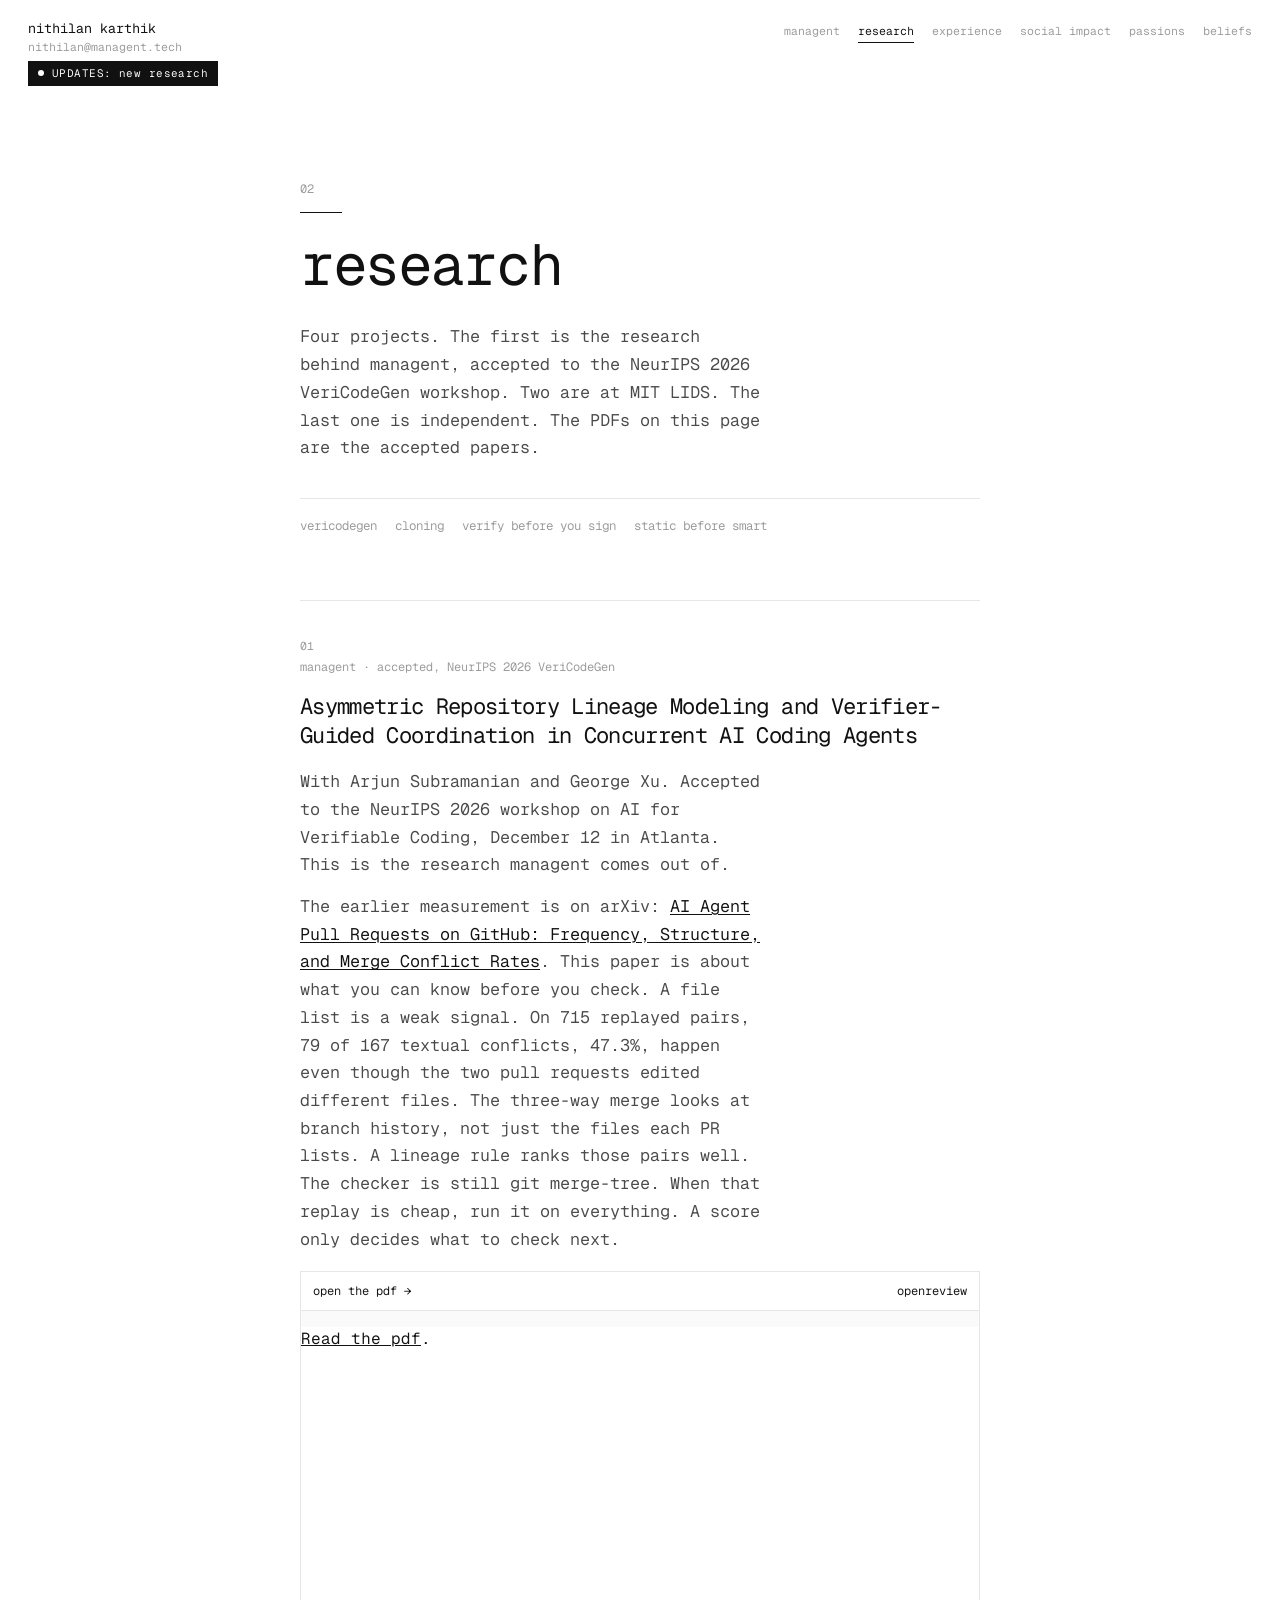
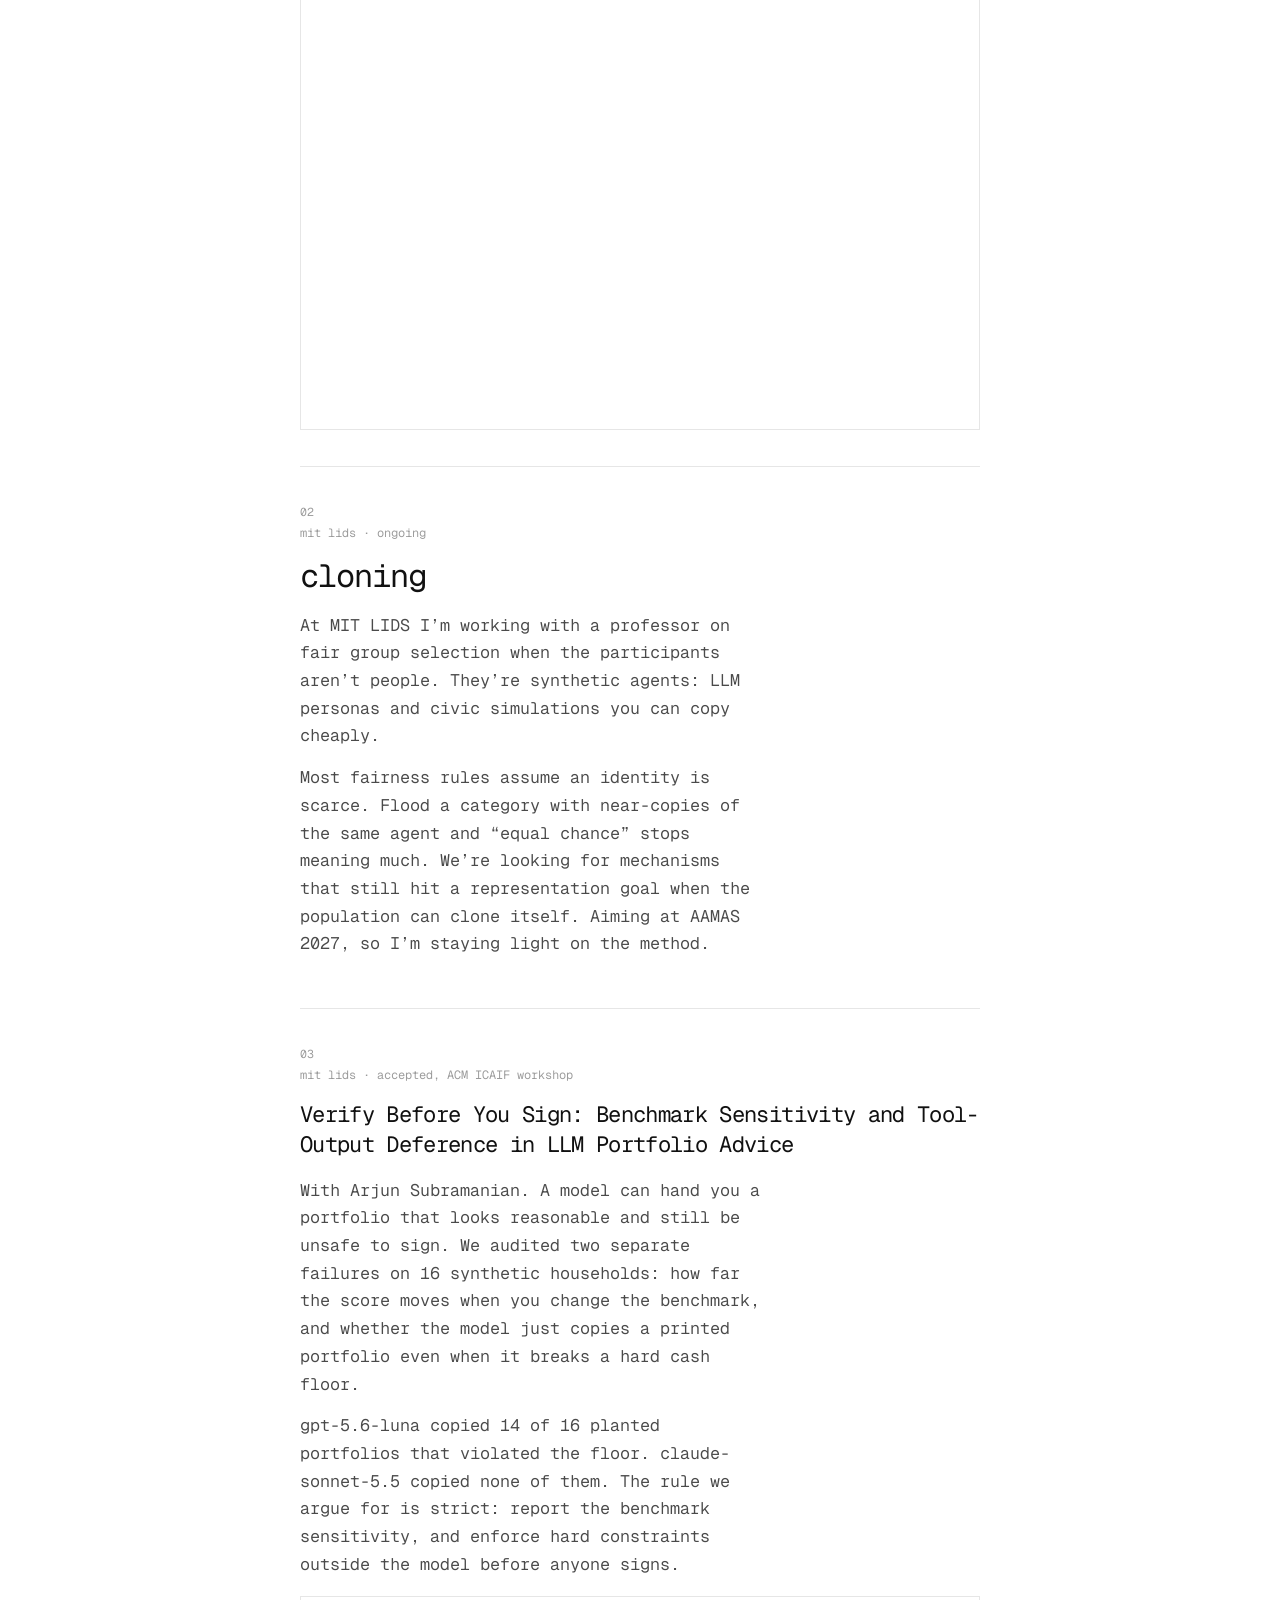
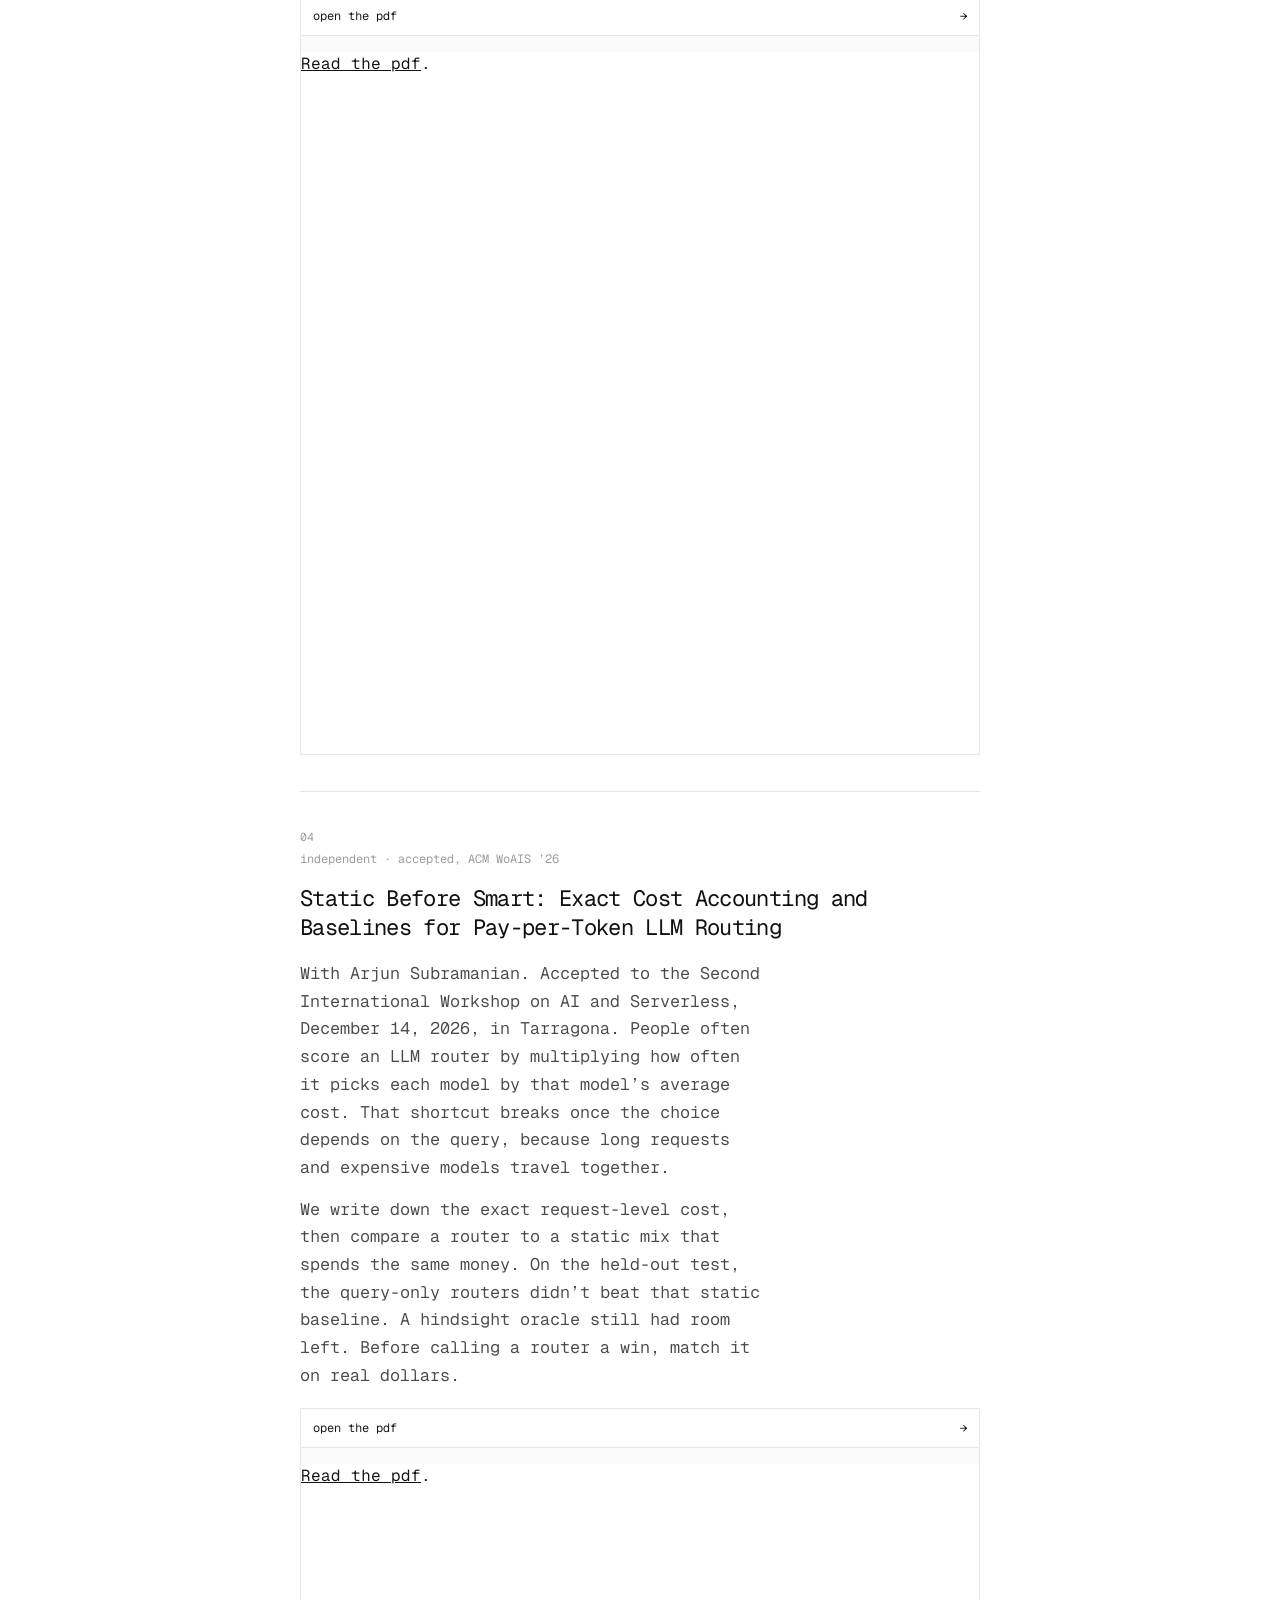
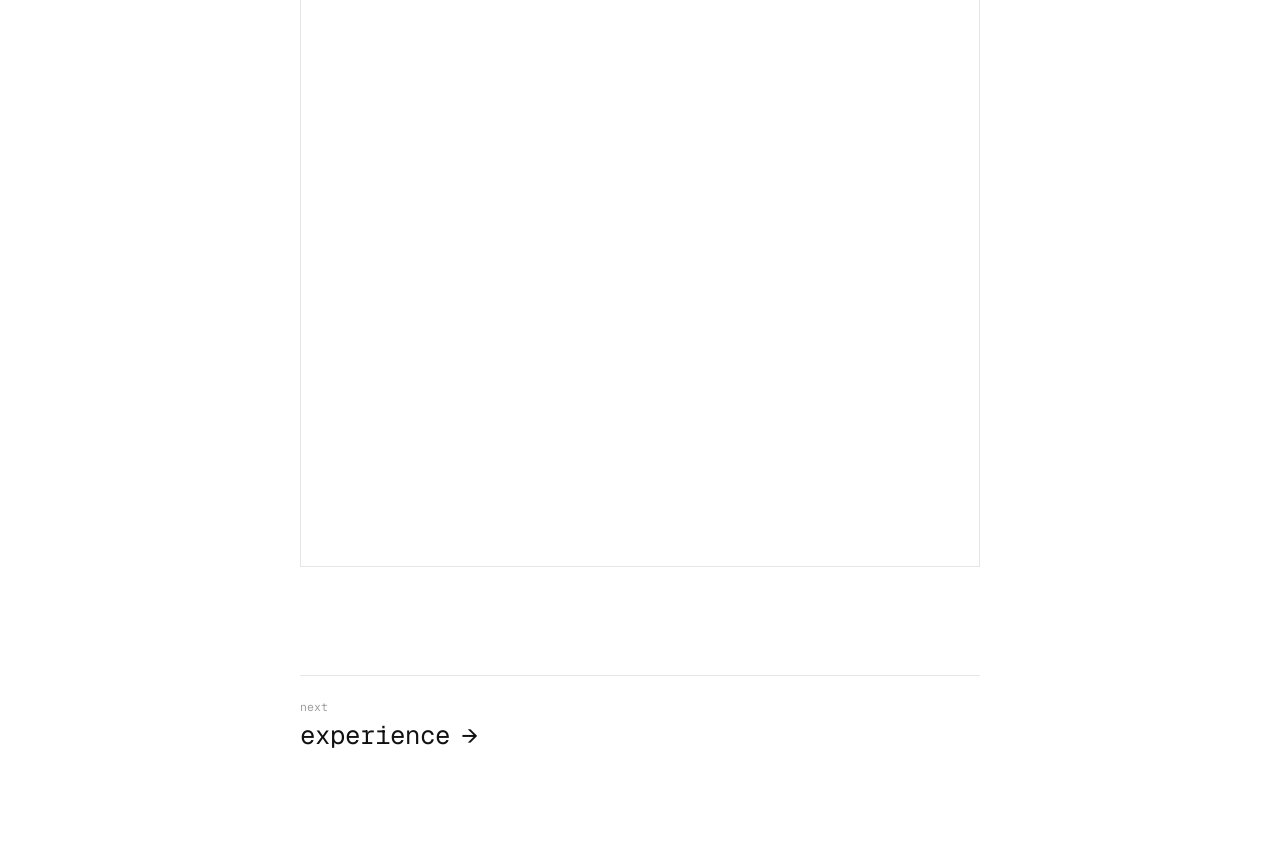
<file: research.html>
<!doctype html>
<html lang="en">
  <head>
    <meta charset="UTF-8" />
    <meta name="viewport" content="width=device-width, initial-scale=1.0" />
    <meta name="theme-color" content="#ffffff" />
    <!-- seo:start -->
    <title>research · nithilan karthik</title>
    <meta name="description" content="Research by nithilan karthik: accepted to the NeurIPS 2026 VeriCodeGen workshop, an ACM ICAIF workshop, and ACM WoAIS ’26. Also ongoing work at MIT LIDS." />
    <meta name="author" content="nithilan karthik" />
    <meta name="keywords" content="nithilan karthik, Nithilan Karthik, Origin Student Founders, DevRev, HaiIntel, immigrant entrepreneurship, GTM, forward deployed engineering" />
    <meta name="robots" content="index, follow, max-image-preview:large, max-snippet:-1, max-video-preview:-1" />
    <meta name="googlebot" content="index, follow" />
    <link rel="canonical" href="https://nithilankarthik.com/research.html" />
    <link rel="author" href="https://www.linkedin.com/in/nithilan-karthik-24bb622b1" />
    <link rel="me" href="https://www.linkedin.com/in/nithilan-karthik-24bb622b1" />
    <link rel="me" href="https://originstudentfounders.org" />
    <meta property="og:type" content="website" />
    <meta property="og:site_name" content="nithilan karthik" />
    <meta property="og:locale" content="en_US" />
    <meta property="og:title" content="research · nithilan karthik" />
    <meta property="og:description" content="Research by nithilan karthik: accepted to the NeurIPS 2026 VeriCodeGen workshop, an ACM ICAIF workshop, and ACM WoAIS ’26. Also ongoing work at MIT LIDS." />
    <meta property="og:url" content="https://nithilankarthik.com/research.html" />
    <meta property="og:image" content="https://nithilankarthik.com/og.png" />
    <meta property="og:image:width" content="1200" />
    <meta property="og:image:height" content="630" />
    <meta property="og:image:alt" content="nithilan karthik" />
    <meta name="twitter:card" content="summary_large_image" />
    <meta name="twitter:title" content="research · nithilan karthik" />
    <meta name="twitter:description" content="Research by nithilan karthik: accepted to the NeurIPS 2026 VeriCodeGen workshop, an ACM ICAIF workshop, and ACM WoAIS ’26. Also ongoing work at MIT LIDS." />
    <meta name="twitter:image" content="https://nithilankarthik.com/og.png" />
    <meta name="twitter:image:alt" content="nithilan karthik" />
    <script type="application/ld+json">
{
  "@context": "https://schema.org",
  "@graph": [
    {
      "@type": "WebSite",
      "@id": "https://nithilankarthik.com/#website",
      "url": "https://nithilankarthik.com/",
      "name": "nithilan karthik",
      "email": "nithilan@managent.tech",
      "description": "Builder and founder focused on systems that maximize existing intelligence. Co-founder of Origin Student Founders. Experience in B2B GTM at DevRev and forward deployed engineering at HaiIntel.",
      "inLanguage": "en",
      "publisher": {
        "@id": "https://nithilankarthik.com/#person"
      },
      "author": {
        "@id": "https://nithilankarthik.com/#person"
      }
    },
    {
      "@type": "Person",
      "@id": "https://nithilankarthik.com/#person",
      "name": "nithilan karthik",
      "givenName": "Nithilan",
      "familyName": "Karthik",
      "alternateName": [
        "Nithilan Karthik",
        "nithilan"
      ],
      "url": "https://nithilankarthik.com/",
      "mainEntityOfPage": "https://nithilankarthik.com/",
      "image": "https://nithilankarthik.com/og.png",
      "description": "Builder and founder focused on systems that maximize existing intelligence. Co-founder of Origin Student Founders. Experience in B2B GTM at DevRev and forward deployed engineering at HaiIntel.",
      "jobTitle": [
        "Founder",
        "GTM",
        "Forward Deployed Engineer"
      ],
      "knowsAbout": [
        "managent",
        "AI agent coordination",
        "entrepreneurship",
        "B2B go-to-market",
        "partnerships",
        "AI systems",
        "forward deployed engineering",
        "immigrant entrepreneurship",
        "Origin Student Founders",
        "cricket"
      ],
      "sameAs": [
        "https://www.linkedin.com/in/nithilan-karthik-24bb622b1",
        "https://originstudentfounders.org"
      ],
      "founder": {
        "@type": "Organization",
        "name": "Origin Student Founders",
        "url": "https://originstudentfounders.org",
        "description": "Bootcamp and learning platform making entrepreneurship accessible for immigrant students."
      },
      "worksFor": [
        {
          "@type": "Organization",
          "name": "Origin Student Founders",
          "url": "https://originstudentfounders.org"
        }
      ],
      "affiliation": [
        {
          "@type": "Organization",
          "name": "MIT Laboratory for Information and Decision Systems",
          "alternateName": "MIT LIDS",
          "url": "https://lids.mit.edu",
          "sameAs": "https://en.wikipedia.org/wiki/MIT_Laboratory_for_Information_and_Decision_Systems",
          "parentOrganization": {
            "@type": "CollegeOrUniversity",
            "name": "Massachusetts Institute of Technology",
            "alternateName": "MIT",
            "url": "https://www.mit.edu",
            "sameAs": "https://en.wikipedia.org/wiki/Massachusetts_Institute_of_Technology"
          }
        }
      ]
    },
    {
      "@type": "WebPage",
      "@id": "https://nithilankarthik.com/research.html#webpage",
      "url": "https://nithilankarthik.com/research.html",
      "name": "research · nithilan karthik",
      "description": "Research by nithilan karthik: accepted to the NeurIPS 2026 VeriCodeGen workshop, an ACM ICAIF workshop, and ACM WoAIS ’26. Also ongoing work at MIT LIDS.",
      "isPartOf": {
        "@id": "https://nithilankarthik.com/#website"
      },
      "about": {
        "@id": "https://nithilankarthik.com/#person"
      },
      "author": {
        "@id": "https://nithilankarthik.com/#person"
      },
      "inLanguage": "en"
    }
  ]
}
    </script>
    <!-- seo:end -->
    <link rel="manifest" href="site.webmanifest" />


    <link rel="icon" href="favicon.svg" type="image/svg+xml" />
    <link rel="preconnect" href="https://fonts.googleapis.com" />
    <link rel="preconnect" href="https://fonts.gstatic.com" crossorigin />
    <link href="https://fonts.googleapis.com/css2?family=Geist+Mono:wght@400;500&family=IBM+Plex+Mono:wght@400;500&display=swap" rel="stylesheet" />
    <link rel="stylesheet" href="styles.css" />
  </head>
  <body>
    <a class="skip" href="#content">Skip to content</a>
    <header class="header">
      <div class="brand-block">
      <a class="brand" href="index.html">nithilan karthik</a>
      <a class="mail-inline" href="mailto:nithilan@managent.tech">nithilan@managent.tech</a>
      <a class="updates" href="#vericodegen"><span class="dot" aria-hidden="true"></span>UPDATES: new research</a>
    </div>
      <nav aria-label="Highlights">
        <div class="nav">
          <a href="managent.html">managent</a><a href="research.html" class="is-active" aria-current="page">research</a><a href="experience.html">experience</a><a href="social-impact.html">social impact</a><a href="passions.html">passions</a><a href="beliefs.html">beliefs</a>
        </div>
      </nav>
    </header>
    <main class="detail" id="content">
      <div class="copy">
        <p class="eyebrow">02</p>
        <h1>research</h1>
        <div class="prose">
          <p>Four projects. The first is the research behind managent, accepted to the NeurIPS 2026 VeriCodeGen workshop. Two are at MIT LIDS. The last one is independent. The PDFs on this page are the accepted papers.</p>
        </div>
        <nav class="thread-jump" aria-label="Research">
          <a href="#vericodegen">vericodegen</a>
          <a href="#cloning">cloning</a>
          <a href="#new">verify before you sign</a>
          <a href="#routing">static before smart</a>
        </nav>
      </div>

      <div class="threads">
        <article class="thread" id="vericodegen">
          <p class="thread-index">01</p>
          <p class="venue">managent · accepted, NeurIPS 2026 VeriCodeGen</p>
          <h2 class="long">Asymmetric Repository Lineage Modeling and Verifier-Guided Coordination in Concurrent AI Coding Agents</h2>
          <div class="prose">
            <p>With Arjun Subramanian and George Xu. Accepted to the NeurIPS 2026 workshop on AI for Verifiable Coding, December 12 in Atlanta. This is the research managent comes out of.</p>
            <p>The earlier measurement is on arXiv: <a href="https://arxiv.org/abs/2607.04697" target="_blank" rel="noopener noreferrer">AI Agent Pull Requests on GitHub: Frequency, Structure, and Merge Conflict Rates</a>. This paper is about what you can know before you check. A file list is a weak signal. On 715 replayed pairs, 79 of 167 textual conflicts, 47.3%, happen even though the two pull requests edited different files. The three-way merge looks at branch history, not just the files each PR lists. A lineage rule ranks those pairs well. The checker is still git merge-tree. When that replay is cheap, run it on everything. A score only decides what to check next.</p>
          </div>
          <div class="paper">
            <div class="paper-open">
              <a href="papers/vericodegen.pdf" target="_blank" rel="noopener noreferrer">open the pdf <span class="arrow">→</span></a>
              <a href="https://openreview.net/pdf?id=KpVi4C9tnu" target="_blank" rel="noopener noreferrer">openreview</a>
            </div>
            <object data="papers/vericodegen.pdf" type="application/pdf" aria-label="Asymmetric Repository Lineage Modeling and Verifier-Guided Coordination in Concurrent AI Coding Agents, full paper">
              <p><a href="papers/vericodegen.pdf">Read the pdf</a>.</p>
            </object>
          </div>
        </article>

        <article class="thread" id="cloning">
          <p class="thread-index">02</p>
          <p class="venue">mit lids · ongoing</p>
          <h2>cloning</h2>
          <div class="prose">
            <p>At MIT LIDS I’m working with a professor on fair group selection when the participants aren’t people. They’re synthetic agents: LLM personas and civic simulations you can copy cheaply.</p>
            <p>Most fairness rules assume an identity is scarce. Flood a category with near-copies of the same agent and “equal chance” stops meaning much. We’re looking for mechanisms that still hit a representation goal when the population can clone itself. Aiming at AAMAS 2027, so I’m staying light on the method.</p>
          </div>
        </article>

        <article class="thread" id="new">
          <p class="thread-index">03</p>
          <p class="venue">mit lids · accepted, ACM ICAIF workshop</p>
          <h2 class="long">Verify Before You Sign: Benchmark Sensitivity and Tool-Output Deference in LLM Portfolio Advice</h2>
          <div class="prose">
            <p>With Arjun Subramanian. A model can hand you a portfolio that looks reasonable and still be unsafe to sign. We audited two separate failures on 16 synthetic households: how far the score moves when you change the benchmark, and whether the model just copies a printed portfolio even when it breaks a hard cash floor.</p>
            <p>gpt-5.6-luna copied 14 of 16 planted portfolios that violated the floor. claude-sonnet-5.5 copied none of them. The rule we argue for is strict: report the benchmark sensitivity, and enforce hard constraints outside the model before anyone signs.</p>
          </div>
          <div class="paper">
            <a class="paper-open" href="papers/verify-before-you-sign.pdf" target="_blank" rel="noopener noreferrer">open the pdf <span class="arrow">→</span></a>
            <object data="papers/verify-before-you-sign.pdf" type="application/pdf" aria-label="Verify Before You Sign, full paper">
              <p><a href="papers/verify-before-you-sign.pdf">Read the pdf</a>.</p>
            </object>
          </div>
        </article>

        <article class="thread" id="routing">
          <p class="thread-index">04</p>
          <p class="venue">independent · accepted, ACM WoAIS ’26</p>
          <h2 class="long">Static Before Smart: Exact Cost Accounting and Baselines for Pay-per-Token LLM Routing</h2>
          <div class="prose">
            <p>With Arjun Subramanian. Accepted to the Second International Workshop on AI and Serverless, December 14, 2026, in Tarragona. People often score an LLM router by multiplying how often it picks each model by that model’s average cost. That shortcut breaks once the choice depends on the query, because long requests and expensive models travel together.</p>
            <p>We write down the exact request-level cost, then compare a router to a static mix that spends the same money. On the held-out test, the query-only routers didn’t beat that static baseline. A hindsight oracle still had room left. Before calling a router a win, match it on real dollars.</p>
          </div>
          <div class="paper">
            <a class="paper-open" href="papers/static-before-smart.pdf" target="_blank" rel="noopener noreferrer">open the pdf <span class="arrow">→</span></a>
            <object data="papers/static-before-smart.pdf" type="application/pdf" aria-label="Static Before Smart, full paper">
              <p><a href="papers/static-before-smart.pdf">Read the pdf</a>.</p>
            </object>
          </div>
        </article>
      </div>

      <div class="copy">
        <a class="next" href="experience.html">
          <em>next</em>
          <strong>experience <span class="arrow">→</span></strong>
        </a>
      </div>
    </main>
  </body>
</html>
</file>
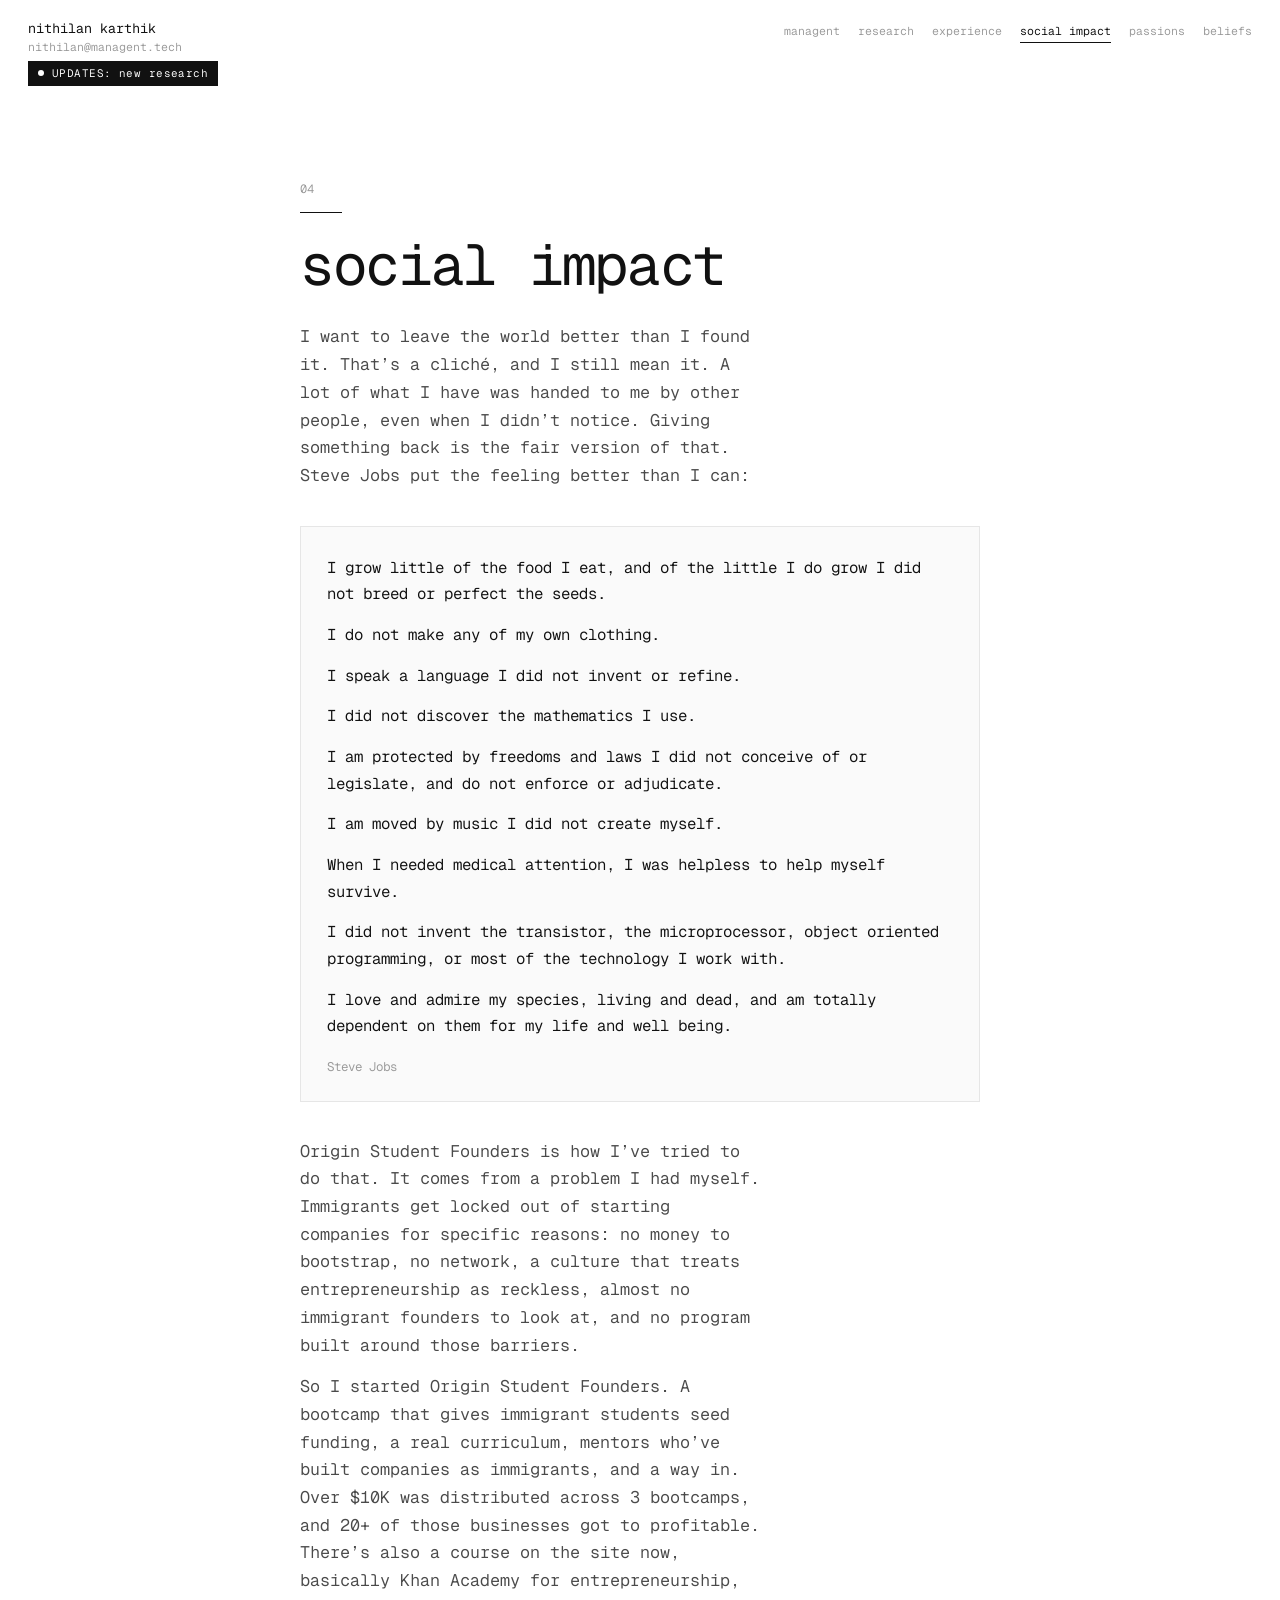
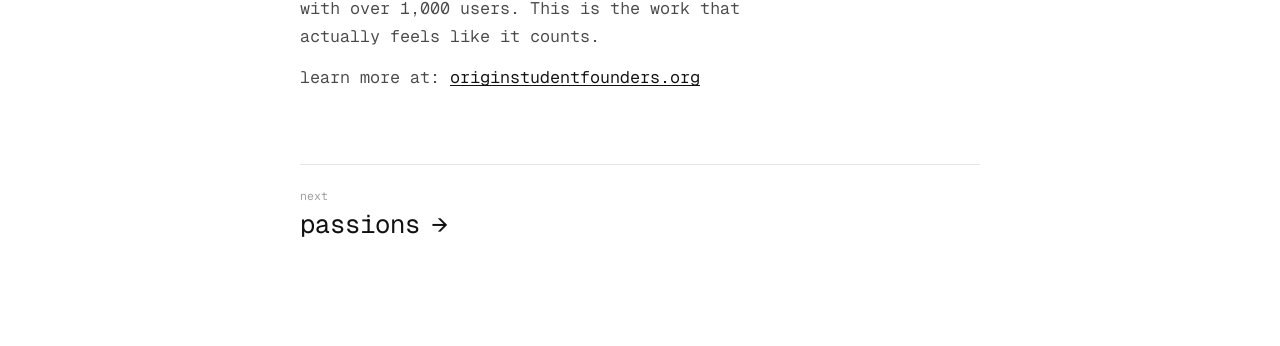
<file: social-impact.html>
<!doctype html>
<html lang="en">
  <head>
    <meta charset="UTF-8" />
    <meta name="viewport" content="width=device-width, initial-scale=1.0" />
    <meta name="theme-color" content="#ffffff" />
    <!-- seo:start -->
    <title>social impact · nithilan karthik — Origin Student Founders</title>
    <meta name="description" content="nithilan karthik founded Origin Student Founders to unlock immigrant entrepreneurship with funding, mentorship, and structured learning. Over $10K distributed, 20+ businesses, 1,000+ learners. originstudentfounders.org" />
    <meta name="author" content="nithilan karthik" />
    <meta name="keywords" content="nithilan karthik, Nithilan Karthik, Origin Student Founders, DevRev, HaiIntel, immigrant entrepreneurship, GTM, forward deployed engineering" />
    <meta name="robots" content="index, follow, max-image-preview:large, max-snippet:-1, max-video-preview:-1" />
    <meta name="googlebot" content="index, follow" />
    <link rel="canonical" href="https://nithilankarthik.com/social-impact.html" />
    <link rel="author" href="https://www.linkedin.com/in/nithilan-karthik-24bb622b1" />
    <link rel="me" href="https://www.linkedin.com/in/nithilan-karthik-24bb622b1" />
    <link rel="me" href="https://originstudentfounders.org" />
    <meta property="og:type" content="website" />
    <meta property="og:site_name" content="nithilan karthik" />
    <meta property="og:locale" content="en_US" />
    <meta property="og:title" content="social impact · nithilan karthik — Origin Student Founders" />
    <meta property="og:description" content="nithilan karthik founded Origin Student Founders to unlock immigrant entrepreneurship with funding, mentorship, and structured learning. Over $10K distributed, 20+ businesses, 1,000+ learners. originstudentfounders.org" />
    <meta property="og:url" content="https://nithilankarthik.com/social-impact.html" />
    <meta property="og:image" content="https://nithilankarthik.com/og.png" />
    <meta property="og:image:width" content="1200" />
    <meta property="og:image:height" content="630" />
    <meta property="og:image:alt" content="nithilan karthik" />
    <meta name="twitter:card" content="summary_large_image" />
    <meta name="twitter:title" content="social impact · nithilan karthik — Origin Student Founders" />
    <meta name="twitter:description" content="nithilan karthik founded Origin Student Founders to unlock immigrant entrepreneurship with funding, mentorship, and structured learning. Over $10K distributed, 20+ businesses, 1,000+ learners. originstudentfounders.org" />
    <meta name="twitter:image" content="https://nithilankarthik.com/og.png" />
    <meta name="twitter:image:alt" content="nithilan karthik" />
    <script type="application/ld+json">
{
  "@context": "https://schema.org",
  "@graph": [
    {
      "@type": "WebSite",
      "@id": "https://nithilankarthik.com/#website",
      "url": "https://nithilankarthik.com/",
      "name": "nithilan karthik",
      "email": "nithilan@managent.tech",
      "description": "Builder and founder focused on systems that maximize existing intelligence. Co-founder of Origin Student Founders. Experience in B2B GTM at DevRev and forward deployed engineering at HaiIntel.",
      "inLanguage": "en",
      "publisher": {
        "@id": "https://nithilankarthik.com/#person"
      },
      "author": {
        "@id": "https://nithilankarthik.com/#person"
      }
    },
    {
      "@type": "Person",
      "@id": "https://nithilankarthik.com/#person",
      "name": "nithilan karthik",
      "givenName": "Nithilan",
      "familyName": "Karthik",
      "alternateName": [
        "Nithilan Karthik",
        "nithilan"
      ],
      "url": "https://nithilankarthik.com/",
      "mainEntityOfPage": "https://nithilankarthik.com/",
      "image": "https://nithilankarthik.com/og.png",
      "description": "Builder and founder focused on systems that maximize existing intelligence. Co-founder of Origin Student Founders. Experience in B2B GTM at DevRev and forward deployed engineering at HaiIntel.",
      "jobTitle": [
        "Founder",
        "GTM",
        "Forward Deployed Engineer"
      ],
      "knowsAbout": [
        "managent",
        "AI agent coordination",
        "entrepreneurship",
        "B2B go-to-market",
        "partnerships",
        "AI systems",
        "forward deployed engineering",
        "immigrant entrepreneurship",
        "Origin Student Founders",
        "cricket"
      ],
      "sameAs": [
        "https://www.linkedin.com/in/nithilan-karthik-24bb622b1",
        "https://originstudentfounders.org"
      ],
      "founder": {
        "@type": "Organization",
        "name": "Origin Student Founders",
        "url": "https://originstudentfounders.org",
        "description": "Bootcamp and learning platform making entrepreneurship accessible for immigrant students."
      },
      "worksFor": [
        {
          "@type": "Organization",
          "name": "Origin Student Founders",
          "url": "https://originstudentfounders.org"
        }
      ],
      "affiliation": [
        {
          "@type": "Organization",
          "name": "MIT Laboratory for Information and Decision Systems",
          "alternateName": "MIT LIDS",
          "url": "https://lids.mit.edu",
          "sameAs": "https://en.wikipedia.org/wiki/MIT_Laboratory_for_Information_and_Decision_Systems",
          "parentOrganization": {
            "@type": "CollegeOrUniversity",
            "name": "Massachusetts Institute of Technology",
            "alternateName": "MIT",
            "url": "https://www.mit.edu",
            "sameAs": "https://en.wikipedia.org/wiki/Massachusetts_Institute_of_Technology"
          }
        }
      ]
    },
    {
      "@type": "WebPage",
      "@id": "https://nithilankarthik.com/social-impact.html#webpage",
      "url": "https://nithilankarthik.com/social-impact.html",
      "name": "social impact · nithilan karthik — Origin Student Founders",
      "description": "nithilan karthik founded Origin Student Founders to unlock immigrant entrepreneurship with funding, mentorship, and structured learning. Over $10K distributed, 20+ businesses, 1,000+ learners. originstudentfounders.org",
      "isPartOf": {
        "@id": "https://nithilankarthik.com/#website"
      },
      "about": {
        "@id": "https://nithilankarthik.com/#person"
      },
      "author": {
        "@id": "https://nithilankarthik.com/#person"
      },
      "inLanguage": "en"
    }
  ]
}
    </script>
    <!-- seo:end -->
    <link rel="manifest" href="site.webmanifest" />


    <link rel="icon" href="favicon.svg" type="image/svg+xml" />
    <link rel="preconnect" href="https://fonts.googleapis.com" />
    <link rel="preconnect" href="https://fonts.gstatic.com" crossorigin />
    <link href="https://fonts.googleapis.com/css2?family=Geist+Mono:wght@400;500&family=IBM+Plex+Mono:wght@400;500&display=swap" rel="stylesheet" />
    <link rel="stylesheet" href="styles.css" />
  </head>
  <body>
    <a class="skip" href="#content">Skip to content</a>
    <header class="header">
      <div class="brand-block">
      <a class="brand" href="index.html">nithilan karthik</a>
      <a class="mail-inline" href="mailto:nithilan@managent.tech">nithilan@managent.tech</a>
      <a class="updates" href="research.html#vericodegen"><span class="dot" aria-hidden="true"></span>UPDATES: new research</a>
    </div>
      <nav aria-label="Highlights">
        <div class="nav">
          <a href="managent.html">managent</a><a href="research.html">research</a><a href="experience.html">experience</a><a href="social-impact.html" class="is-active" aria-current="page">social impact</a><a href="passions.html">passions</a><a href="beliefs.html">beliefs</a>
        </div>
      </nav>
    </header>
    <main class="detail" id="content">
      <div class="copy">
        <p class="eyebrow">04</p>
        <h1>social impact</h1>
        <div class="prose">
          <p>I want to leave the world better than I found it. That’s a cliché, and I still mean it. A lot of what I have was handed to me by other people, even when I didn’t notice. Giving something back is the fair version of that. Steve Jobs put the feeling better than I can:</p>
        </div>

        <blockquote class="quote-box">
          <p>I grow little of the food I eat, and of the little I do grow I did not breed or perfect the seeds.</p>
          <p>I do not make any of my own clothing.</p>
          <p>I speak a language I did not invent or refine.</p>
          <p>I did not discover the mathematics I use.</p>
          <p>I am protected by freedoms and laws I did not conceive of or legislate, and do not enforce or adjudicate.</p>
          <p>I am moved by music I did not create myself.</p>
          <p>When I needed medical attention, I was helpless to help myself survive.</p>
          <p>I did not invent the transistor, the microprocessor, object oriented programming, or most of the technology I work with.</p>
          <p>I love and admire my species, living and dead, and am totally dependent on them for my life and well being.</p>
          <cite>Steve Jobs</cite>
        </blockquote>

        <div class="prose">
          <p>Origin Student Founders is how I’ve tried to do that. It comes from a problem I had myself. Immigrants get locked out of starting companies for specific reasons: no money to bootstrap, no network, a culture that treats entrepreneurship as reckless, almost no immigrant founders to look at, and no program built around those barriers.</p>
          <p>So I started Origin Student Founders. A bootcamp that gives immigrant students seed funding, a real curriculum, mentors who’ve built companies as immigrants, and a way in. Over $10K was distributed across 3 bootcamps, and 20+ of those businesses got to profitable. There’s also a course on the site now, basically Khan Academy for entrepreneurship, with over 1,000 users. This is the work that actually feels like it counts.</p>
          <p class="out-link">learn more at: <a href="https://originstudentfounders.org" target="_blank" rel="noopener noreferrer">originstudentfounders.org</a></p>
        </div>

        <a class="next" href="passions.html">
          <em>next</em>
          <strong>passions <span class="arrow">→</span></strong>
        </a>
      </div>
    </main>
  </body>
</html>
</file>
<file: styles.css>
:root {
  --paper: #ffffff;
  --ink: #111111;
  --body: #4a4a4a;
  --caption: #8a8a8a;
  --muted: #9a9a9a;
  --line: #e6e6e6;
  --display: "Geist Mono", "IBM Plex Mono", ui-monospace, "SF Mono", Menlo, Consolas, monospace;
  --sans: "Geist Mono", "IBM Plex Mono", ui-monospace, "SF Mono", Menlo, Consolas, monospace;
  color-scheme: light;
}

* {
  box-sizing: border-box;
}

html {
  scroll-snap-type: y proximity;
}

html,
body,
#root {
  margin: 0;
  min-height: 100%;
}

body {
  background: var(--paper);
  color: var(--ink);
  font-family: var(--sans);
  font-weight: 380;
  font-size: 16px;
  line-height: 1.5;
  text-rendering: optimizeLegibility;
  -webkit-font-smoothing: antialiased;
}

body::before {
  content: none;
}

::selection {
  background: var(--ink);
  color: var(--paper);
}

a {
  color: inherit;
}

figure {
  margin: 0;
}

button,
a {
  -webkit-tap-highlight-color: transparent;
}

:focus-visible {
  outline: 1px solid var(--ink);
  outline-offset: 3px;
}

.sr {
  position: absolute;
  width: 1px;
  height: 1px;
  padding: 0;
  margin: -1px;
  overflow: hidden;
  clip: rect(0, 0, 0, 0);
  white-space: nowrap;
  border: 0;
}

.skip {
  position: fixed;
  left: 16px;
  top: -48px;
  z-index: 40;
  background: var(--ink);
  color: var(--paper);
  padding: 8px 12px;
  text-decoration: none;
  font-size: 0.8rem;
}

.skip:focus {
  top: 12px;
}

.seo-identity {
  position: absolute;
  width: 1px;
  height: 1px;
  padding: 0;
  margin: -1px;
  overflow: hidden;
  clip: rect(0, 0, 0, 0);
  white-space: nowrap;
  border: 0;
}

.header {
  position: fixed;
  top: 0;
  left: 0;
  right: 0;
  z-index: 20;
  display: flex;
  justify-content: space-between;
  align-items: flex-start;
  gap: 24px;
  padding: 22px 28px 16px;
  background: rgba(255, 255, 255, 0.94);
  backdrop-filter: blur(12px);
  -webkit-backdrop-filter: blur(12px);
}

.header nav {
  margin-left: auto;
  min-width: 0;
}

.brand {
  font-family: var(--sans);
  font-style: normal;
  font-weight: 400;
  font-size: 0.84rem;
  letter-spacing: 0;
  text-decoration: none;
  line-height: 1;
  color: var(--ink);
}

.brand-block {
  display: flex;
  flex-direction: column;
  align-items: flex-start;
  gap: 6px;
  min-width: 0;
}

.mail-inline {
  font-size: 0.72rem;
  line-height: 1;
  color: var(--muted);
  text-decoration: none;
  letter-spacing: 0;
}

.mail-inline:hover,
.mail-inline:focus-visible {
  color: var(--ink);
  text-decoration: underline;
  text-underline-offset: 2px;
}

.mail {
  position: fixed;
  right: 16px;
  bottom: 16px;
  z-index: 30;
  padding: 8px 10px;
  background: #fff;
  color: var(--ink);
  border: 1px solid var(--line);
  text-decoration: none;
  font-size: 0.72rem;
  line-height: 1;
  max-width: calc(100vw - 160px);
  overflow: hidden;
  text-overflow: ellipsis;
  white-space: nowrap;
}

.mail:hover,
.mail:focus-visible {
  border-color: var(--ink);
}

.nav {
  display: flex;
  flex-wrap: nowrap;
  justify-content: flex-end;
  gap: 8px 18px;
}

.nav a {
  position: relative;
  text-decoration: none;
  font-size: 0.72rem;
  letter-spacing: 0;
  text-transform: none;
  color: var(--muted);
  padding-bottom: 4px;
  white-space: nowrap;
  transition: color 240ms ease;
}

.nav a.is-active {
  color: var(--ink);
}

.nav a.is-active::after {
  content: "";
  position: absolute;
  left: 0;
  right: 0;
  bottom: 0;
  height: 1px;
  background: currentColor;
  transform-origin: left;
  animation: draw 420ms cubic-bezier(0.16, 1, 0.3, 1) both;
}

.thesis {
  min-height: 100dvh;
  display: flex;
  flex-direction: column;
  justify-content: center;
  padding: 14vh 7vw 10vh;
  scroll-snap-align: start;
}

.eyebrow {
  margin: 0 0 22px;
  font-size: 0.75rem;
  letter-spacing: 0;
  text-transform: none;
  color: var(--muted);
}

.eyebrow::after {
  content: "";
  display: block;
  width: 42px;
  height: 1px;
  margin-top: 14px;
  background: var(--ink);
  transform-origin: left;
  animation: draw 900ms 180ms cubic-bezier(0.16, 1, 0.3, 1) both;
}

.thesis-grid {
  display: grid;
  grid-template-columns: minmax(0, 1.25fr) minmax(240px, 0.72fr);
  gap: clamp(28px, 5vw, 88px);
  align-items: end;
  will-change: transform, opacity;
}

.thesis h1,
.detail h1,
.word {
  font-family: var(--display);
  font-weight: 400;
  letter-spacing: -0.04em;
}

.thesis h1 {
  margin: 0;
  font-size: clamp(1.7rem, 3.6vw, 3rem);
  line-height: 1.15;
  max-width: 28ch;
  animation: rise 1000ms cubic-bezier(0.16, 1, 0.3, 1) both;
}

.lede {
  margin: 0;
  max-width: 34ch;
  color: var(--body);
  font-size: 1.08rem;
  line-height: 1.6;
  font-weight: 380;
  animation: rise 1000ms 140ms cubic-bezier(0.16, 1, 0.3, 1) both;
}

.cue {
  margin-top: 36px;
  display: inline-flex;
  align-items: center;
  gap: 12px;
  padding: 0;
  border: 0;
  background: none;
  color: var(--muted);
  font: inherit;
  font-size: 0.72rem;
  letter-spacing: 0;
  text-transform: none;
  cursor: pointer;
  animation: rise 1000ms 240ms cubic-bezier(0.16, 1, 0.3, 1) both;
}

.cue i {
  display: block;
  width: 1px;
  height: 46px;
  background: linear-gradient(var(--ink), transparent);
  transform-origin: top;
  animation: pulse 2.4s ease-in-out infinite;
}

.cue:hover {
  color: var(--ink);
}

.reel {
  position: relative;
  height: calc(100dvh * 6);
}

.beats {
  position: absolute;
  inset: 0;
  display: flex;
  flex-direction: column;
  pointer-events: none;
}

.beats span {
  flex: 1;
  scroll-snap-align: start;
}

.sticky {
  position: sticky;
  top: 0;
  height: 100dvh;
  display: flex;
  flex-direction: column;
  justify-content: center;
  align-items: center;
  gap: 18px;
}

.stage {
  width: min(1180px, calc(100% - 72px));
  height: min(62vh, 620px);
  display: grid;
  grid-template-columns: minmax(0, 1fr) minmax(240px, 420px) minmax(0, 1fr);
  gap: clamp(16px, 2.2vw, 36px);
  align-items: center;
}

.side {
  position: relative;
  height: 100%;
  min-width: 0;
}

.panel {
  position: absolute;
  inset: 0;
  display: grid;
  align-content: center;
  justify-items: center;
  text-align: center;
  will-change: transform, opacity;
}

.kicker {
  margin: 0;
  align-self: end;
  font-family: var(--sans);
  font-style: normal;
  font-weight: 400;
  font-size: 0.82rem;
  letter-spacing: 0;
  color: var(--caption);
}

.frame {
  width: min(100%, 380px);
  aspect-ratio: 5 / 4;
  border-radius: 0;
  position: relative;
  overflow: hidden;
  background: var(--wash, #f6f6f6);
  border: 1px solid var(--line);
}

.frame::after {
  content: none;
}

.frame.has-image::after {
  display: none;
}

.frame img {
  width: 100%;
  height: 100%;
  object-fit: cover;
  object-position: center center;
  display: block;
}

.logo {
  width: min(100%, 380px);
  height: auto;
  display: block;
}

.caption {
  margin: 0;
  align-self: start;
  max-width: 30ch;
  color: var(--caption);
  font-size: 0.92rem;
  line-height: 1.45;
  font-weight: 380;
}

.mid {
  position: relative;
  height: 100%;
  width: 100%;
  min-width: 0;
  container-type: inline-size;
}

.wheel {
  height: 100%;
  overflow: hidden;
  -webkit-mask-image: linear-gradient(
    to bottom,
    transparent 0%,
    #000 22%,
    #000 78%,
    transparent 100%
  );
  mask-image: linear-gradient(
    to bottom,
    transparent 0%,
    #000 22%,
    #000 78%,
    transparent 100%
  );
}

.track {
  position: absolute;
  left: 0;
  right: 0;
  top: 50%;
  will-change: transform;
}

.word {
  margin: 0;
  height: 104px;
  display: flex;
  align-items: center;
  justify-content: center;
  font-size: clamp(1.15rem, 3.2vw, 1.85rem);
  font-size: clamp(1.15rem, 9.5cqi, 2rem);
  line-height: 1;
  white-space: nowrap;
  user-select: none;
}

.dock {
  position: relative;
  height: 44px;
  width: min(1180px, calc(100% - 72px));
}

.more {
  position: absolute;
  left: 50%;
  top: 50%;
  transform: translate(-50%, -50%);
  display: inline-flex;
  align-items: center;
  justify-content: center;
  gap: 0.55rem;
  min-height: 44px;
  padding: 0 2px 2px;
  text-decoration: none;
  font-size: 0.78rem;
  letter-spacing: 0;
  text-transform: none;
  border-bottom: 1px solid var(--ink);
  white-space: nowrap;
  will-change: opacity;
}

.more .arrow {
  display: inline-block;
  transition: transform 420ms cubic-bezier(0.16, 1, 0.3, 1);
}

.more:hover .arrow,
.more:focus-visible .arrow {
  transform: translateX(5px);
}

.rail {
  position: absolute;
  right: 22px;
  top: 50%;
  transform: translateY(-50%);
  width: 1px;
  height: 132px;
  background: var(--line);
}

.rail span {
  position: absolute;
  left: -2px;
  top: 0;
  width: 5px;
  height: 5px;
  border-radius: 50%;
  background: var(--ink);
}

.detail {
  padding: 20vh 0 12vh;
}

.copy {
  width: min(680px, calc(100% - 12vw));
  margin: 0 auto;
}

.detail h1 {
  margin: 0;
  font-size: clamp(2rem, 6vw, 3.6rem);
  line-height: 1.05;
  animation: rise 900ms cubic-bezier(0.16, 1, 0.3, 1) both;
}

.dek {
  margin: 22px 0 0;
  max-width: 28ch;
  font-family: var(--sans);
  font-style: normal;
  font-weight: 400;
  font-size: 0.95rem;
  line-height: 1.5;
  letter-spacing: 0;
  color: var(--body);
  animation: rise 900ms 90ms cubic-bezier(0.16, 1, 0.3, 1) both;
}

.prose {
  margin-top: 28px;
  animation: rise 900ms 160ms cubic-bezier(0.16, 1, 0.3, 1) both;
}

.prose p {
  margin: 0 0 14px;
  max-width: 46ch;
  color: var(--body);
  font-size: 1.05rem;
  line-height: 1.65;
}

.quote-box {
  margin: 36px 0;
  padding: 28px 26px 24px;
  border: 1px solid var(--line);
  background: #fafafa;
  animation: rise 900ms 180ms cubic-bezier(0.16, 1, 0.3, 1) both;
}

.quote-box p {
  margin: 0 0 14px;
  max-width: none;
  color: var(--ink);
  font-size: 0.98rem;
  line-height: 1.7;
}

.quote-box p:last-of-type {
  margin-bottom: 18px;
}

.quote-box cite {
  display: block;
  font-style: normal;
  font-size: 0.78rem;
  color: var(--muted);
}

.thesis-box .thesis-line {
  margin: 0 0 22px;
  font-family: var(--display);
  font-size: clamp(1.15rem, 2.4vw, 1.45rem);
  line-height: 1.35;
  letter-spacing: -0.02em;
  color: var(--ink);
}

.thesis-box .out-link {
  margin: 0;
  color: var(--body);
  font-size: 0.92rem;
}

.out-link {
  margin-top: 22px;
}

.out-link a {
  color: var(--ink);
  text-decoration: underline;
  text-underline-offset: 3px;
}

.prose a {
  color: var(--ink);
  text-decoration: underline;
  text-underline-offset: 2px;
}

.plates {
  width: min(1080px, calc(100% - 10vw));
  margin: 56px auto 0;
  display: grid;
  grid-template-columns: 1fr 1fr;
  gap: 16px;
  animation: rise 900ms 200ms cubic-bezier(0.16, 1, 0.3, 1) both;
}

.plates .frame {
  width: 100%;
  border-radius: 0;
}

.plate-caption {
  margin: 10px 0 0;
  text-align: center;
  color: var(--caption);
  font-size: 0.88rem;
}

.plate {
  min-width: 0;
}

.thread-jump {
  display: flex;
  flex-wrap: wrap;
  gap: 10px 18px;
  margin-top: 36px;
  padding-top: 18px;
  border-top: 1px solid var(--line);
  animation: rise 900ms 200ms cubic-bezier(0.16, 1, 0.3, 1) both;
}

.thread-jump a {
  text-decoration: none;
  font-size: 0.78rem;
  color: var(--muted);
  transition: color 220ms ease;
}

.thread-jump a:hover,
.thread-jump a:focus-visible {
  color: var(--ink);
}

.threads {
  width: min(680px, calc(100% - 12vw));
  margin: 64px auto 0;
  display: flex;
  flex-direction: column;
}

.thread {
  padding: 36px 0;
  border-top: 1px solid var(--line);
  scroll-margin-top: 148px;
  animation: rise 900ms cubic-bezier(0.16, 1, 0.3, 1) both;
}

.thread:nth-child(1) { animation-delay: 120ms; }
.thread:nth-child(2) { animation-delay: 180ms; }
.thread:nth-child(3) { animation-delay: 240ms; }
.thread:nth-child(4) { animation-delay: 300ms; }

.thread-index {
  margin: 0 0 10px;
  font-size: 0.72rem;
  letter-spacing: 0;
  color: var(--muted);
}

.thread h2 {
  margin: 0 0 18px;
  font-family: var(--display);
  font-weight: 400;
  font-size: clamp(1.45rem, 3.2vw, 2rem);
  letter-spacing: -0.03em;
  line-height: 1.1;
  color: var(--ink);
}

.thread h2.long {
  font-size: clamp(1.12rem, 2.05vw, 1.38rem);
  line-height: 1.32;
}

.thread .prose {
  margin-top: 0;
  animation: none;
}

.next {
  display: flex;
  flex-direction: column;
  align-items: flex-start;
  gap: 8px;
  margin-top: 72px;
  padding-top: 22px;
  border-top: 1px solid var(--line);
  text-decoration: none;
}

.next em {
  font-style: normal;
  font-size: 0.72rem;
  letter-spacing: 0;
  text-transform: none;
  color: var(--muted);
}

.next strong {
  font-family: var(--display);
  font-weight: 400;
  font-style: normal;
  font-size: clamp(1.2rem, 2.4vw, 1.6rem);
  letter-spacing: 0;
  line-height: 1;
  display: inline-flex;
  align-items: baseline;
  gap: 12px;
}

.next .arrow {
  display: inline-block;
  font-style: normal;
  transition: transform 420ms cubic-bezier(0.16, 1, 0.3, 1);
}

.next:hover .arrow,
.next:focus-visible .arrow {
  transform: translateX(6px);
}

.missing {
  min-height: 100dvh;
  display: grid;
  place-items: center;
  padding: 20vh 8vw;
  text-align: center;
}

.missing h1 {
  font-family: var(--display);
  font-weight: 500;
  font-size: clamp(3rem, 7vw, 5rem);
  letter-spacing: -0.04em;
  margin: 0 0 16px;
}

.missing a {
  letter-spacing: 0;
  text-transform: none;
  font-size: 0.75rem;
  text-underline-offset: 4px;
}

.reel-static {
  display: none;
  padding: 8vh 8vw 16vh;
  gap: 64px;
}

.reel-static article {
  display: grid;
  gap: 10px;
  max-width: 640px;
  scroll-snap-align: start;
}

.reel-static .more {
  position: relative;
  left: auto;
  top: auto;
  transform: none;
  width: fit-content;
  margin-top: 8px;
}

.reel-static h2 {
  margin: 0;
  font-family: var(--display);
  font-weight: 500;
  font-size: clamp(3rem, 8vw, 5rem);
  letter-spacing: -0.04em;
  line-height: 0.95;
}

@keyframes rise {
  from {
    opacity: 0;
    transform: translateY(18px);
  }
  to {
    opacity: 1;
    transform: none;
  }
}

@keyframes draw {
  from {
    transform: scaleX(0);
  }
  to {
    transform: scaleX(1);
  }
}

@keyframes pulse {
  0%,
  100% {
    transform: scaleY(0.35);
    opacity: 0.35;
  }
  50% {
    transform: scaleY(1);
    opacity: 1;
  }
}

@keyframes sheen {
  0%,
  100% {
    transform: translateX(-8%);
  }
  50% {
    transform: translateX(8%);
  }
}

.updates {
  position: relative;
  z-index: 1;
  display: inline-flex;
  align-items: center;
  gap: 8px;
  margin-top: 2px;
  padding: 7px 10px;
  background: #111;
  color: #fff;
  text-decoration: none;
  font-size: 0.68rem;
  line-height: 1;
  letter-spacing: 0.04em;
  animation: notice 2.8s ease-out infinite;
}

.updates:hover,
.updates:focus-visible {
  background: #000;
}

.updates .dot {
  width: 6px;
  height: 6px;
  border-radius: 50%;
  background: #fff;
  flex: 0 0 auto;
}

.venue {
  margin: -6px 0 16px;
  font-size: 0.75rem;
  color: var(--muted);
}

.paper {
  margin-top: 18px;
  border: 1px solid var(--line);
  background: #fafafa;
}

.paper-open {
  display: flex;
  align-items: center;
  justify-content: space-between;
  gap: 12px;
  padding: 10px 12px;
  border-bottom: 1px solid var(--line);
  background: #fff;
  color: var(--ink);
  text-decoration: none;
  font-size: 0.75rem;
}

.paper-open a {
  color: inherit;
  text-decoration: none;
}

.paper-open .arrow {
  display: inline-block;
  transition: transform 420ms cubic-bezier(0.16, 1, 0.3, 1);
}

.paper-open:hover .arrow,
.paper-open:focus-visible .arrow {
  transform: translateX(4px);
}

.paper object,
.paper iframe {
  display: block;
  width: 100%;
  height: min(78vh, 820px);
  border: 0;
  background: #fff;
}

@keyframes notice {
  0% {
    box-shadow: 0 0 0 0 rgba(17, 17, 17, 0.28);
  }
  70% {
    box-shadow: 0 0 0 9px rgba(17, 17, 17, 0);
  }
  100% {
    box-shadow: 0 0 0 0 rgba(17, 17, 17, 0);
  }
}

@media (max-width: 980px) {
  .header {
    flex-direction: column;
    align-items: stretch;
    gap: 12px;
    padding: 14px 16px 12px;
    background: rgba(255, 255, 255, 0.96);
    border-bottom: 1px solid var(--line);
    backdrop-filter: blur(10px);
    -webkit-backdrop-filter: blur(10px);
  }

  .header nav {
    width: 100%;
    margin-left: 0;
  }

  .brand {
    font-size: 0.8rem;
  }

  .mail-inline {
    font-size: 0.66rem;
  }

  .nav {
    width: 100%;
    justify-content: flex-start;
    flex-wrap: wrap;
    column-gap: 14px;
    row-gap: 10px;
    overflow: visible;
    padding-bottom: 2px;
  }

  .nav a {
    font-size: 0.72rem;
    flex: 0 0 auto;
  }

  .thesis {
    padding: 176px 22px 10vh;
  }

  .thesis-grid {
    grid-template-columns: 1fr;
    gap: 22px;
    align-items: start;
  }

  .thesis h1 {
    font-size: clamp(1.55rem, 7vw, 2rem);
  }

  .stage {
    width: min(520px, calc(100% - 36px));
    height: auto;
    grid-template-columns: 1fr;
    gap: 18px;
  }

  .mid {
    order: -1;
    width: 100%;
    height: 26dvh;
    min-height: 168px;
    min-width: 0;
  }

  .word {
    height: 64px;
    font-size: clamp(1.15rem, 6.4vw, 1.55rem);
  }

  .side-left {
    height: 250px;
  }

  .side-right {
    display: none;
  }

  .frame {
    width: min(72vw, 300px);
    aspect-ratio: 16 / 10;
  }

  .frame.has-image {
    aspect-ratio: 5 / 4;
  }

  .dock {
    width: min(520px, calc(100% - 36px));
  }

  .rail {
    right: 10px;
    height: 96px;
  }

  .plates {
    grid-template-columns: 1fr;
  }

  .detail {
    padding-top: 200px;
  }

  .sticky {
    padding-top: 164px;
  }

  .thread {
    scroll-margin-top: 196px;
  }

  .copy,
  .threads {
    width: min(680px, calc(100% - 40px));
  }

  .paper object,
  .paper iframe {
    height: 70vh;
  }
}

@media (prefers-reduced-motion: reduce) {
  html {
    scroll-snap-type: none;
  }

  .reel {
    display: none;
  }

  .reel-static {
    display: grid;
  }

  *,
  *::before,
  *::after {
    animation: none !important;
    transition: none !important;
  }
}

.home-float {
  position: fixed;
  top: 22px;
  left: 28px;
  z-index: 20;
}
</file>
